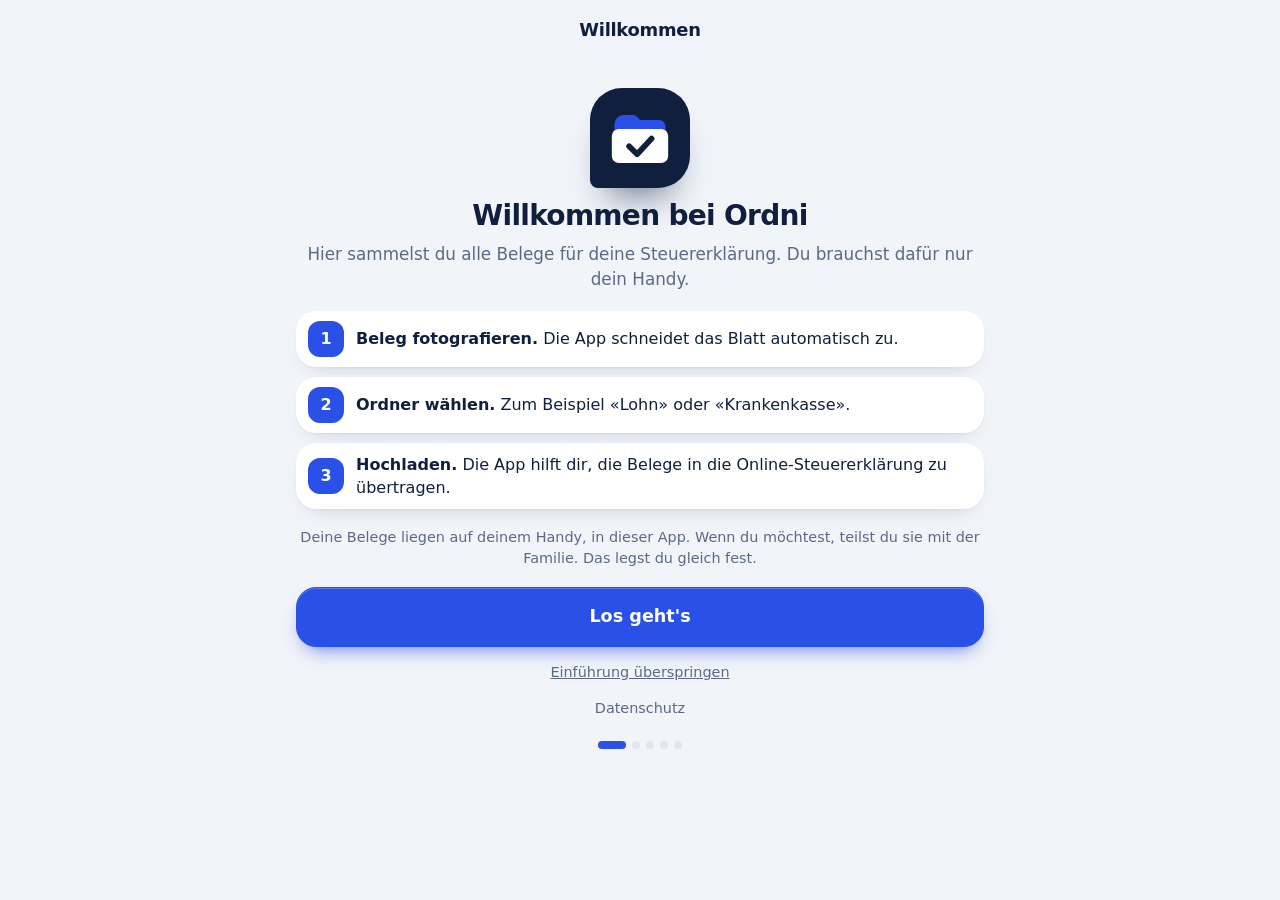
<file: index.html>
<!doctype html>
<html lang="de-CH">
<head>
  <meta charset="utf-8">
  <meta name="viewport" content="width=device-width, initial-scale=1, viewport-fit=cover">
  <title>Ordni – Steuerordner für die Familie</title>
  <meta name="description" content="Ordni: der Steuerordner für die Familie. Belege scannen, ordnen und für die Online-Steuererklärung bereithalten.">
  <meta name="theme-color" content="#0f1f3d">
  <meta name="apple-mobile-web-app-capable" content="yes">
  <meta name="apple-mobile-web-app-status-bar-style" content="default">
  <meta name="apple-mobile-web-app-title" content="Ordni">
  <link rel="manifest" href="./manifest.webmanifest">
  <link rel="icon" href="./icons/favicon.svg" type="image/svg+xml">
  <link rel="apple-touch-icon" sizes="180x180" href="./icons/apple-touch-icon.png">
  <link rel="stylesheet" href="./styles.css?v=1.9.0">
  <link rel="stylesheet" href="./ui.css?v=1.9.0">
  <link rel="stylesheet" href="./theme.css?v=2.8.1">
</head>
<body>
  <header class="topbar">
    <button id="backBtn" class="iconbtn" aria-label="Zurück">‹</button>
    <h1 id="title">Ordni</h1>
    <div id="headerRight"></div>
  </header>
  <main id="view" aria-live="polite"></main>

  <input type="file" id="camInput" accept="image/*" capture="environment" hidden>
  <input type="file" id="galInput" accept="image/*,application/pdf,.pdf" multiple hidden>
  <input type="file" id="zipInput" multiple hidden>

  <div id="toast" role="status"></div>
  <div id="busy"><div class="spinner"></div><span>Bitte warten …</span></div>
  <dialog id="dlg"></dialog>

  <script type="module" src="./app.js?v=1.17.3"></script>
  <script type="module" src="./install.js?v=1.9.0"></script>
  <script src="./icons.js?v=2.0.0" defer></script>
</body>
</html>
</file>
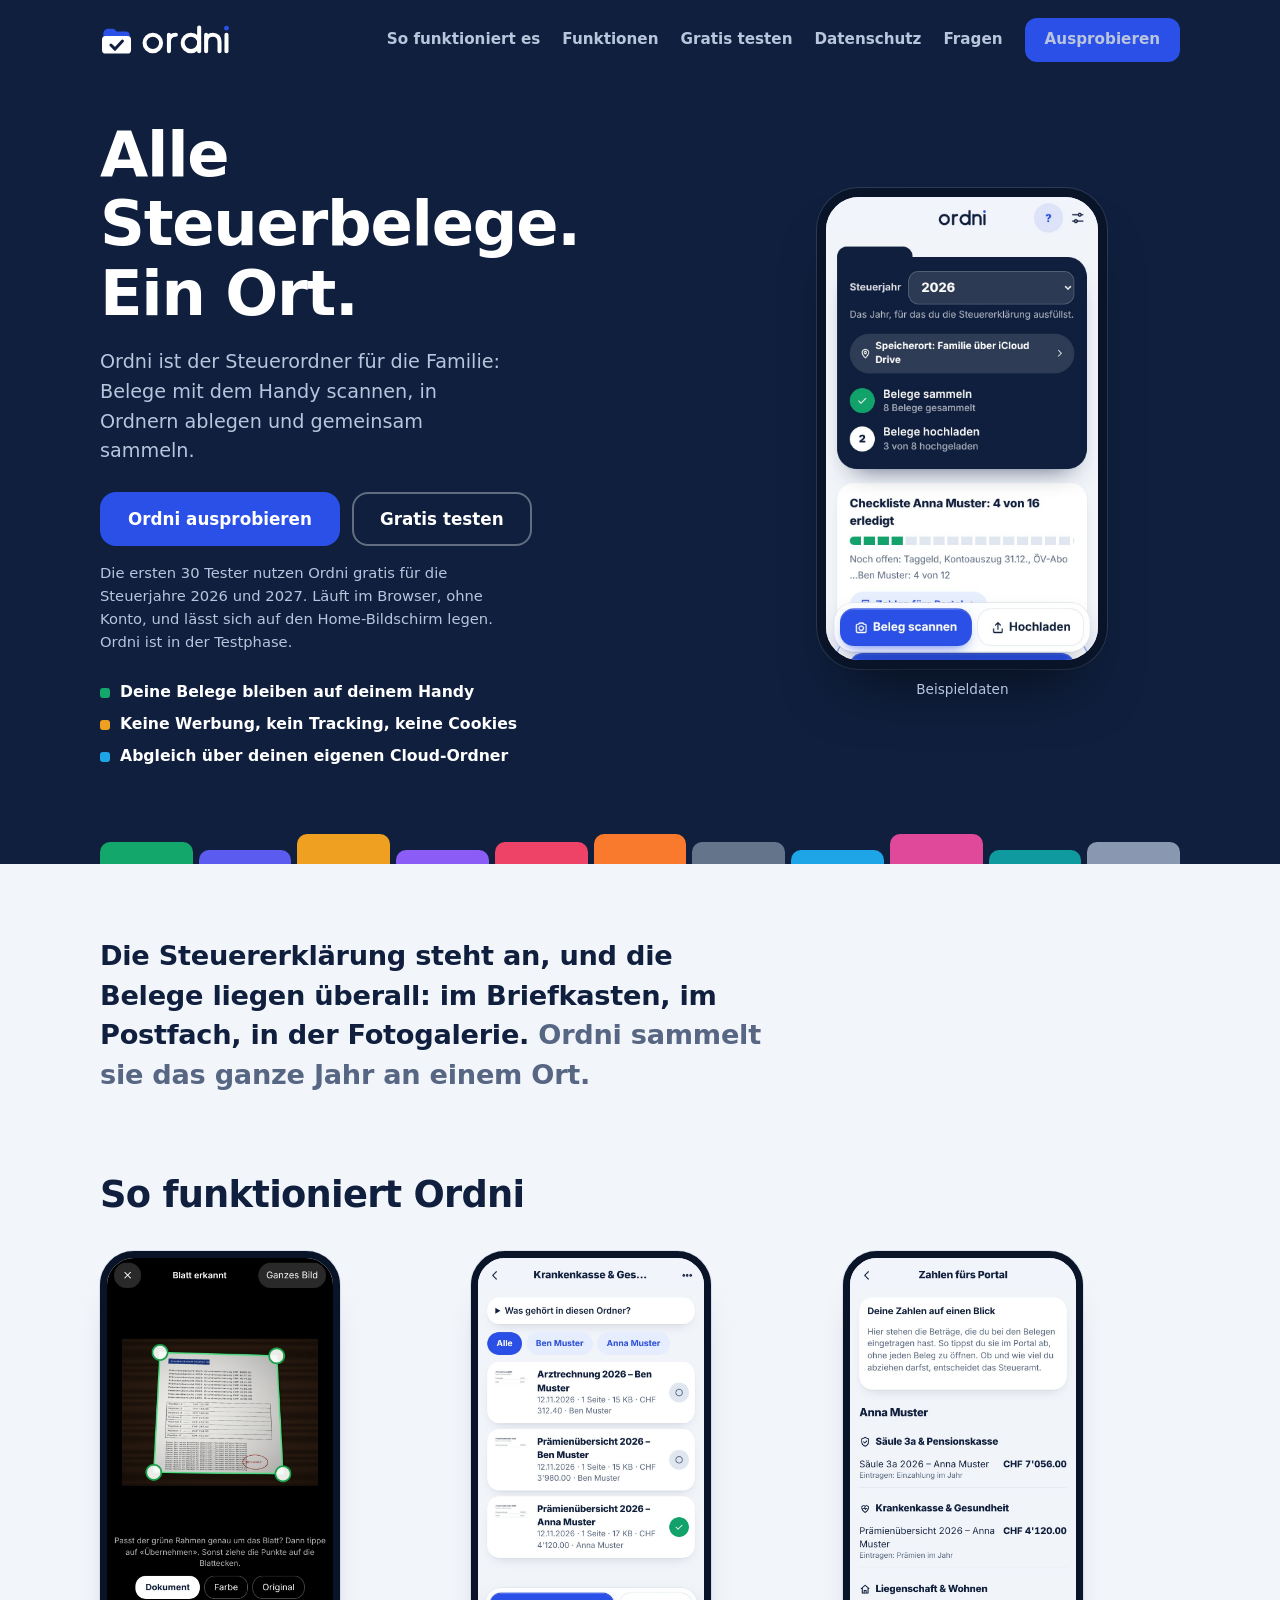
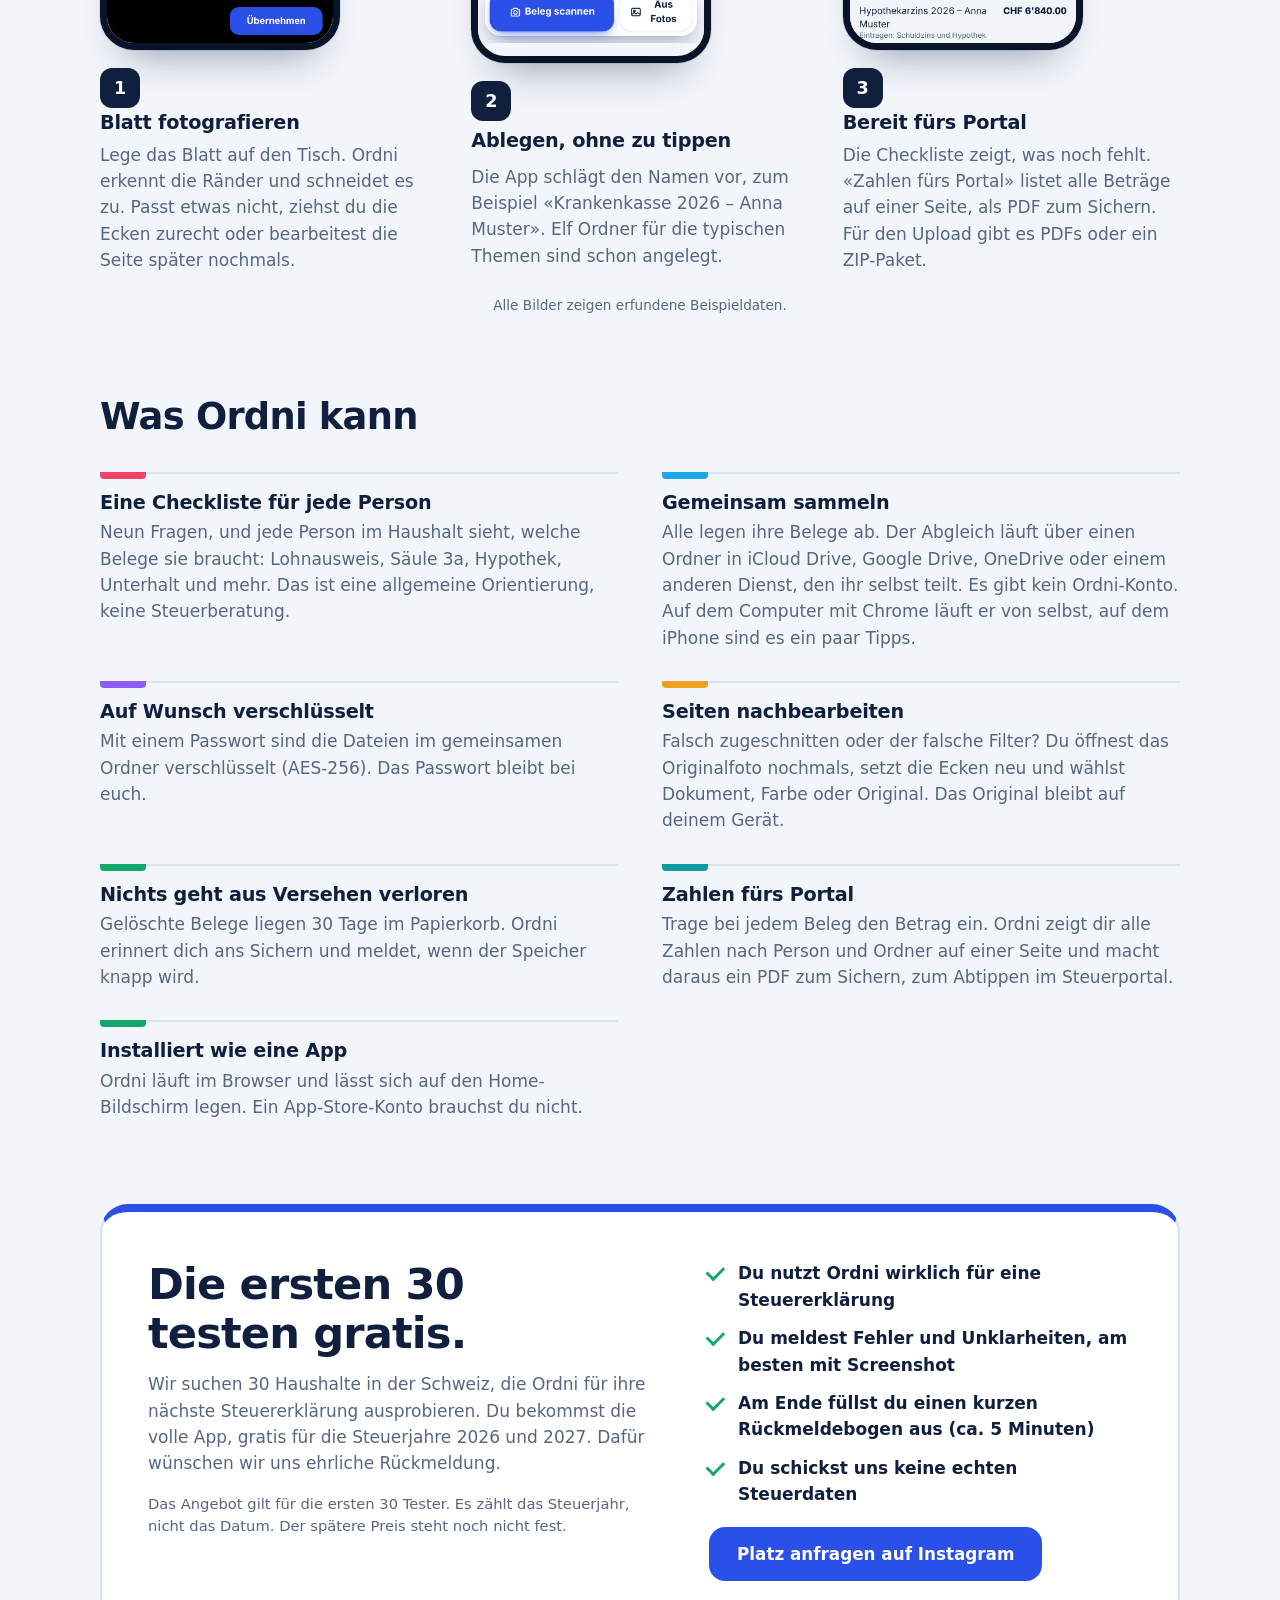
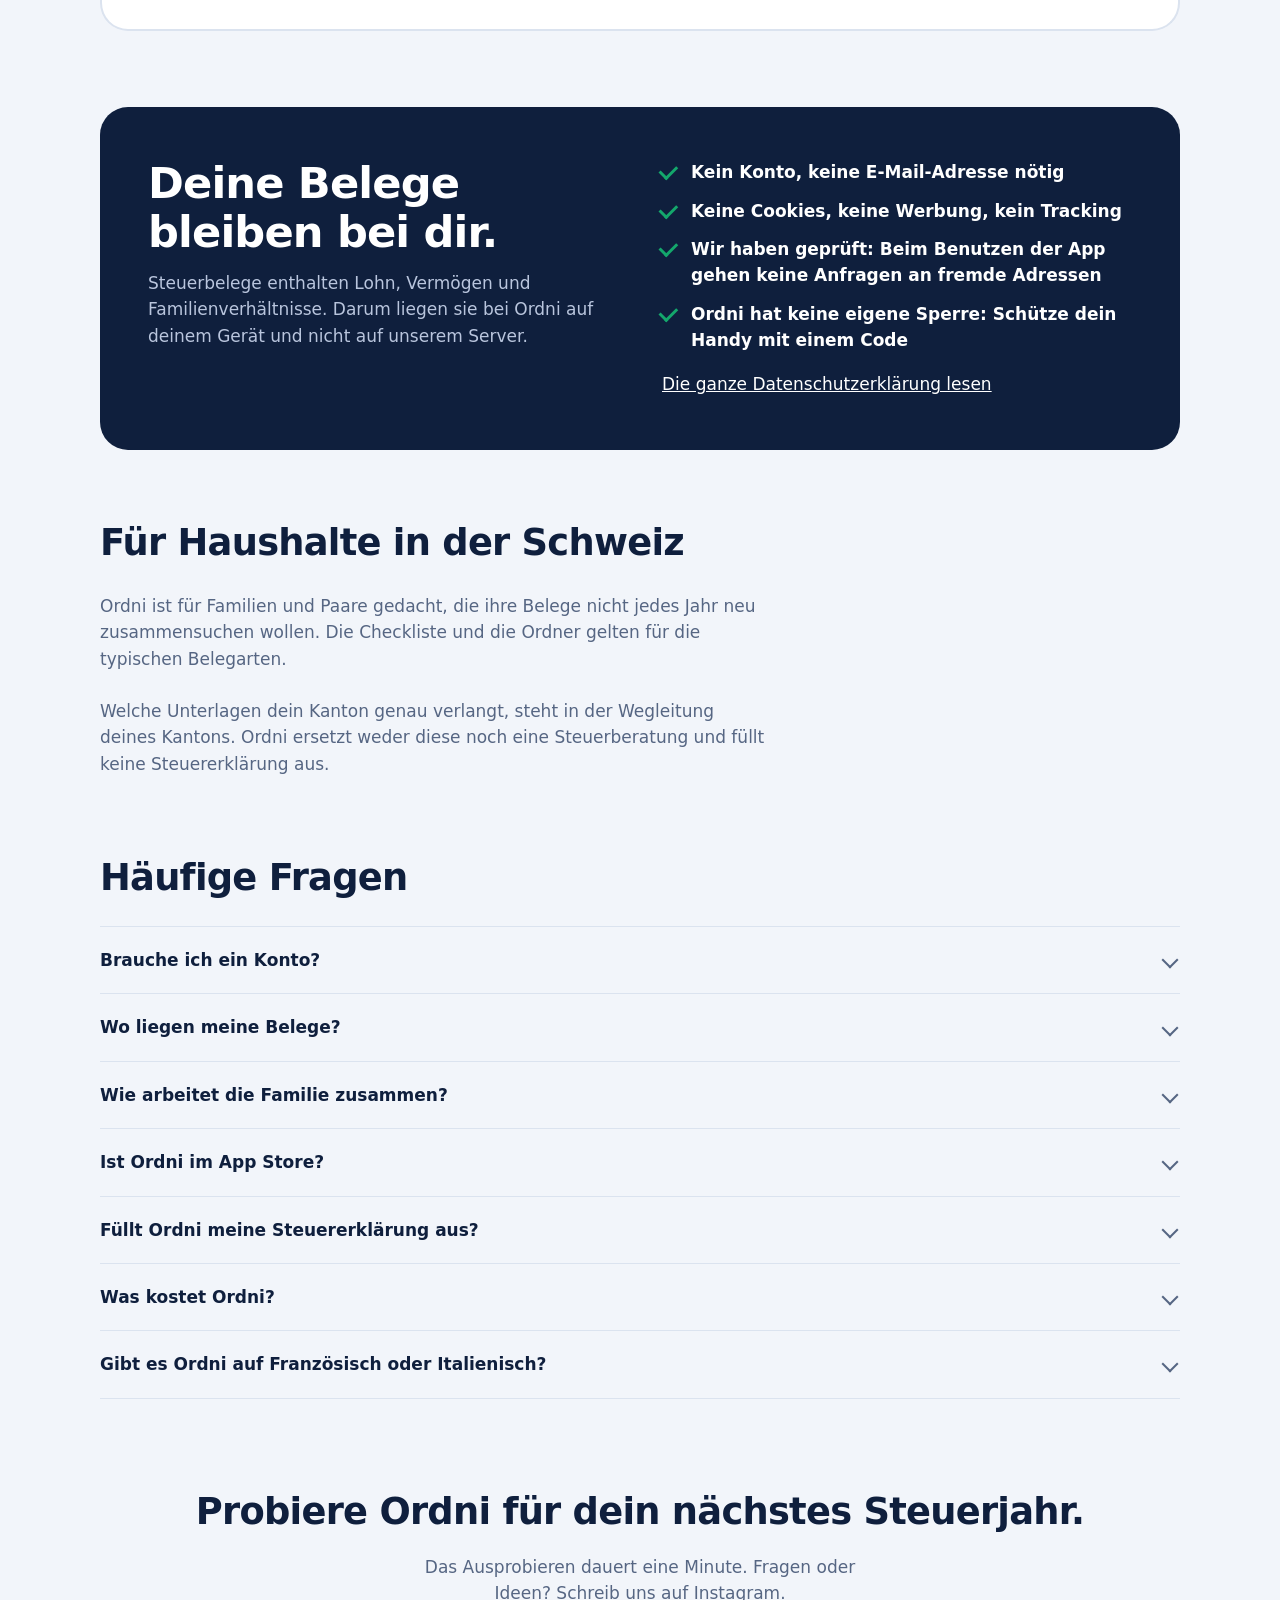
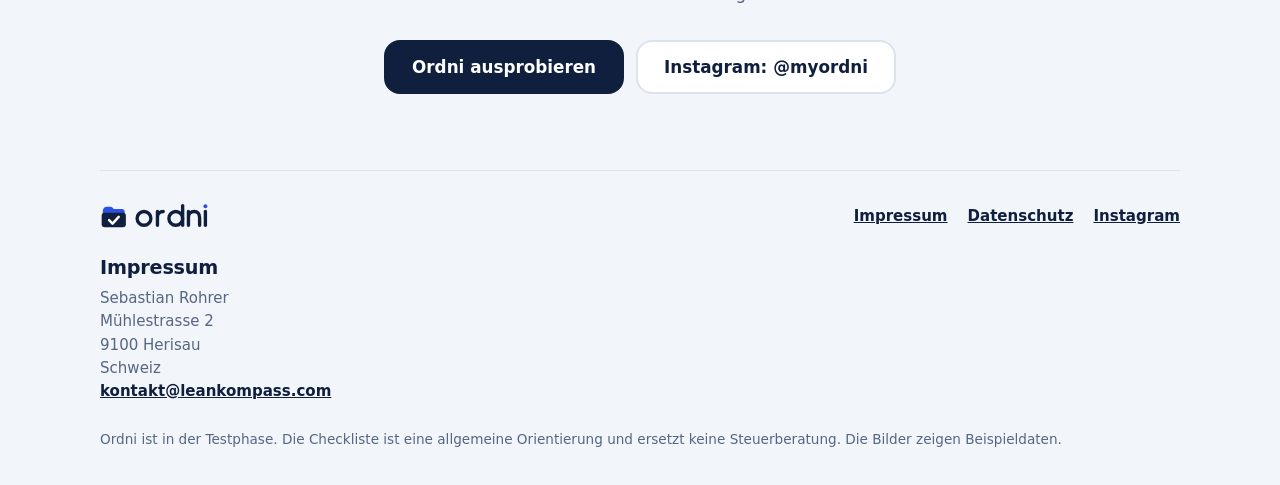
<file: landing/index.html>
<!doctype html><html lang="de-CH"><head><meta charset="utf-8"><meta name="viewport" content="width=device-width, initial-scale=1, viewport-fit=cover"><link rel="icon" href="assets/favicon.svg" type="image/svg+xml"><meta name="theme-color" content="#0f1f3d"><meta property="og:title" content="Ordni: der Steuerordner für die Familie"><meta property="og:description" content="Belege scannen, ordnen und mit der Familie teilen. Deine Daten bleiben auf deinem Handy."><meta property="og:type" content="website"><title>Ordni: der Steuerordner für die Familie</title>
<meta name="claude:viewport-fit-sides" content="cover">
<meta name="description" content="Ordni ist der Steuerordner für die Familie. Belege mit dem Handy scannen, in Ordnern ablegen und mit der Familie teilen. Deine Daten bleiben auf deinem Handy.">
<style>
  /* Layout: dunkler Kopf wie der Ordnerdeckel der App, darunter die helle Seite mit Ordnerreitern in den elf Ordnerfarben der App.
     Ein Look für beide Themen (bewusst nur hell), alle Farben sind explizit gesetzt. */
  :root {
    color-scheme: light;
    --ink: #0f1f3d; --blue: #2b50e8; --blue-dk: #1f3fc4; --paper: #f2f5fa; --white: #ffffff;
    --muted: #566683; --line: #dbe3ef; --on-ink: #b9c5dd;
    --font: ui-rounded, "SF Pro Rounded", system-ui, -apple-system, "Segoe UI", Roboto, "Helvetica Neue", sans-serif;
    --r1: #14a76c; --r2: #5b5bf0; --r3: #f0a020; --r4: #8b5cf6; --r5: #ee4266; --r6: #f97a2c; --r7: #64748b; --r8: #1ea5e8; --r9: #e0489a; --r10: #0f9aa0; --r11: #8a97b0;
  }
  * { box-sizing: border-box; }
  html { scroll-behavior: smooth; }
  body { margin: 0; background: var(--paper); color: var(--ink); font-family: var(--font); font-size: 17px; line-height: 1.55;
    padding-left: max(16px, env(safe-area-inset-left, 0px)); padding-right: max(16px, env(safe-area-inset-right, 0px)); padding-block: 0; }
  img { max-width: 100%; display: block; }
  a { color: var(--blue); }
  h1, h2, h3 { margin: 0; text-wrap: balance; letter-spacing: -.02em; line-height: 1.12; }
  h1 { font-size: clamp(2.3rem, 7vw, 3.9rem); font-weight: 800; }
  h2 { font-size: clamp(1.6rem, 4.4vw, 2.3rem); font-weight: 800; }
  h3 { font-size: 1.2rem; font-weight: 800; letter-spacing: -.01em; }
  p { margin: 0 0 12px; } p:last-child { margin-bottom: 0; }
  .wrap { max-width: 1080px; margin: 0 auto; }
  :focus-visible { outline: 3px solid color-mix(in oklab, var(--blue) 60%, #fff); outline-offset: 3px; border-radius: 6px; }
  .skip { position: absolute; left: -999px; top: 8px; background: var(--white); color: var(--ink); padding: 10px 14px; border-radius: 10px; z-index: 20; }
  .skip:focus { left: 16px; }

  /* Kopf */
  .top { background: var(--ink); color: #fff; margin: 0 calc(-1 * max(16px, env(safe-area-inset-right, 0px))) 0 calc(-1 * max(16px, env(safe-area-inset-left, 0px)));
    padding: 0 max(16px, env(safe-area-inset-right, 0px)) 0 max(16px, env(safe-area-inset-left, 0px)); position: relative; padding-top: env(safe-area-inset-top, 0px); }
  nav.bar { display: flex; align-items: center; justify-content: space-between; gap: 16px; padding: 18px 0; }
  .brand { display: block; width: 132px; flex: none; }
  .brand svg { width: 100%; height: auto; display: block; }
  nav.bar .links { display: none; gap: 22px; align-items: center; }
  nav.bar .links a { color: var(--on-ink); text-decoration: none; font-weight: 600; font-size: .95rem; }
  nav.bar .links a:hover { color: #fff; }
  nav.bar .mob { display: inline-flex; }
  @media (min-width: 760px) { nav.bar .links { display: flex; } nav.bar .mob { display: none; } }
  .btn { display: inline-flex; align-items: center; justify-content: center; min-height: 52px; padding: 12px 26px; border-radius: 16px; font: inherit; font-weight: 800; font-size: 1.05rem; text-decoration: none; background: var(--blue); color: #fff; border: 2px solid var(--blue); }
  .btn:hover { background: var(--blue-dk); border-color: var(--blue-dk); }
  .btn.ghost { background: transparent; color: #fff; border-color: rgba(255, 255, 255, .35); }
  .btn.ghost:hover { background: rgba(255, 255, 255, .08); border-color: #fff; }
  .btn.small { min-height: 42px; padding: 8px 18px; font-size: .95rem; border-radius: 12px; }
  .btn.on-light.ghost { color: var(--ink); border-color: var(--line); background: var(--white); }

  .hero { display: grid; gap: 36px; padding: 28px 0 78px; align-items: center; }
  @media (min-width: 860px) { .hero { grid-template-columns: 1.15fr .85fr; gap: 56px; padding: 40px 0 96px; } }
  .hero p.sub { font-size: 1.2rem; color: var(--on-ink); max-width: 34ch; margin: 18px 0 26px; }
  .hero .cta { display: flex; gap: 12px; flex-wrap: wrap; }
  .hero .note { color: var(--on-ink); font-size: .92rem; margin: 16px 0 0; max-width: 44ch; }
  .facts { list-style: none; padding: 0; margin: 26px 0 0; display: grid; gap: 8px; color: #fff; font-weight: 700; font-size: .98rem; }
  .facts li { display: flex; gap: 10px; align-items: baseline; }
  .facts li::before { content: ""; width: 10px; height: 10px; border-radius: 3px; background: var(--r1); flex: none; transform: translateY(1px); }
  .facts li:nth-child(2)::before { background: var(--r3); } .facts li:nth-child(3)::before { background: var(--r8); }

  .phone { width: min(290px, 74vw); margin: 0 auto; border: 9px solid #0a1429; border-radius: 42px; overflow: hidden; background: var(--paper); box-shadow: 0 40px 60px -30px rgba(0, 0, 0, .55), 0 0 0 1px rgba(255, 255, 255, .12); }
  .phone.sm { width: min(240px, 66vw); border-width: 7px; border-radius: 34px; box-shadow: 0 28px 40px -26px rgba(15, 31, 61, .45), 0 0 0 1px var(--line); border-color: #0a1429; }
  .phone img { width: 100%; height: auto; }
  .cap { text-align: center; color: var(--muted); font-size: .85rem; margin-top: 10px; }

  /* Ordnerreiter: die elf Farben der App sitzen auf der Kante zur hellen Seite */
  .tabs { position: absolute; left: max(16px, env(safe-area-inset-left, 0px)); right: max(16px, env(safe-area-inset-right, 0px)); bottom: 0; max-width: 1080px; margin: 0 auto; display: flex; gap: 6px; align-items: flex-end; }
  .tabs i { flex: 1; border-radius: 10px 10px 0 0; display: block; }
  .tabs i:nth-child(odd) { height: 22px; } .tabs i:nth-child(even) { height: 14px; } .tabs i:nth-child(3n) { height: 30px; }

  section.s { padding: 72px 0 8px; }
  section.s > .wrap > .lead { color: var(--muted); font-size: 1.15rem; max-width: 56ch; margin-top: 14px; }
  .problem { padding-top: 70px; }
  .problem p { font-size: 1.3rem; line-height: 1.45; max-width: 30ch; font-weight: 700; letter-spacing: -.01em; }
  .problem p span { color: var(--muted); font-weight: 600; }
  @media (min-width: 760px) { .problem p { font-size: 1.7rem; max-width: 36ch; } }

  .steps { display: grid; gap: 44px; margin-top: 36px; counter-reset: st; }
  @media (min-width: 860px) { .steps { grid-template-columns: repeat(3, 1fr); gap: 34px; } }
  .step { display: grid; gap: 18px; justify-items: center; text-align: center; }
  .step .phone { order: 2; } .step .txt { order: 1; }
  @media (min-width: 860px) { .step { text-align: left; justify-items: start; } .step .phone { margin: 0; order: 0; } .step .txt { order: 1; } }
  .step .n { width: 40px; height: 40px; border-radius: 12px; background: var(--ink); color: #fff; display: grid; place-items: center; font-weight: 800; font-size: 1.1rem; }
  .step h3 { margin: 4px 0 8px; }
  .step p { color: var(--muted); max-width: 32ch; }
  .step .txt { display: grid; gap: 0; justify-items: inherit; }
  @media (max-width: 859px) { .step .txt { justify-items: center; } }

  .feat { display: grid; gap: 30px 44px; margin-top: 34px; }
  @media (min-width: 760px) { .feat { grid-template-columns: 1fr 1fr; } }
  .feat article { position: relative; padding-top: 18px; border-top: 2px solid var(--line); }
  .feat article::before { content: ""; position: absolute; left: 0; top: -2px; width: 46px; height: 7px; border-radius: 0 0 4px 4px; background: var(--c, var(--r1)); }
  .feat h3 { margin-bottom: 6px; } .feat p { color: var(--muted); }
  .feat article:nth-child(1) { --c: var(--r5); } .feat article:nth-child(2) { --c: var(--r8); } .feat article:nth-child(3) { --c: var(--r4); }
  .feat article:nth-child(4) { --c: var(--r3); } .feat article:nth-child(5) { --c: var(--r1); } .feat article:nth-child(6) { --c: var(--r10); }


  .trial { background: var(--white); border: 2px solid var(--line); border-top: 8px solid var(--blue); border-radius: 28px; padding: 34px 24px; display: grid; gap: 26px; margin-top: 76px; }
  @media (min-width: 760px) { .trial { grid-template-columns: 1.1fr .9fr; padding: 48px 46px; gap: 44px; align-items: start; } }
  .trial h2 { font-size: clamp(1.9rem, 5vw, 2.7rem); }
  .trial p { color: var(--muted); } .trial .fine { font-size: .92rem; margin-top: 16px; }
  .trial ul { list-style: none; margin: 0; padding: 0; display: grid; gap: 12px; }
  .trial li { display: flex; gap: 12px; align-items: baseline; font-weight: 600; }
  .trial li::before { content: ""; width: 14px; height: 8px; border-left: 3px solid var(--r1); border-bottom: 3px solid var(--r1); transform: rotate(-45deg) translateY(-3px); flex: none; }

  .privacy { background: var(--ink); color: #fff; border-radius: 28px; padding: 38px 24px; display: grid; gap: 26px; margin-top: 76px; }
  @media (min-width: 760px) { .privacy { grid-template-columns: 1fr 1fr; padding: 52px 48px; gap: 44px; align-items: start; } }
  .privacy h2 { font-size: clamp(1.9rem, 5vw, 2.7rem); }
  .privacy p { color: var(--on-ink); }
  .privacy ul { list-style: none; margin: 0; padding: 0; display: grid; gap: 12px; }
  .privacy li { display: flex; gap: 12px; align-items: baseline; color: #fff; font-weight: 600; }
  .privacy li::before { content: ""; width: 14px; height: 8px; border-left: 3px solid var(--r1); border-bottom: 3px solid var(--r1); transform: rotate(-45deg) translateY(-3px); flex: none; }
  .privacy a { color: #fff; }

  .who { display: grid; gap: 14px; margin-top: 30px; }
  .who p { color: var(--muted); max-width: 62ch; }

  details { border-top: 1px solid var(--line); padding: 4px 0; }
  details:last-of-type { border-bottom: 1px solid var(--line); }
  summary { cursor: pointer; font-weight: 800; padding: 16px 0; list-style: none; display: flex; justify-content: space-between; gap: 16px; min-height: 56px; align-items: center; }
  summary::-webkit-details-marker { display: none; }
  summary::after { content: ""; width: 10px; height: 10px; border-right: 2.5px solid var(--muted); border-bottom: 2.5px solid var(--muted); transform: rotate(45deg); flex: none; margin-right: 4px; transition: transform .15s; }
  details[open] summary::after { transform: rotate(-135deg); }
  details p { color: var(--muted); padding: 0 0 18px; max-width: 64ch; }
  .faq { margin-top: 28px; }

  .final { text-align: center; padding: 84px 0 76px; display: grid; gap: 22px; justify-items: center; }
  .final p { color: var(--muted); max-width: 44ch; }
  .final .row { display: flex; gap: 12px; flex-wrap: wrap; justify-content: center; }
  .final .btn { background: var(--ink); border-color: var(--ink); }
  .final .btn:hover { background: #1a2f5e; border-color: #1a2f5e; }

  footer { border-top: 1px solid var(--line); padding: 30px 0 calc(34px + env(safe-area-inset-bottom, 0px)); display: grid; gap: 26px; color: var(--muted); font-size: .94rem; }
  footer .row { display: flex; gap: 22px; flex-wrap: wrap; align-items: center; justify-content: space-between; }
  footer .brand { width: 110px; }
  footer nav { display: flex; gap: 20px; flex-wrap: wrap; }
  footer a { color: var(--ink); font-weight: 600; }
  #impressum h3 { margin-bottom: 8px; color: var(--ink); }
  .stand { font-size: .85rem; }
  @media (prefers-reduced-motion: reduce) { html { scroll-behavior: auto; } summary::after { transition: none; } }
</style></head><body>

<a class="skip" href="#inhalt">Zum Inhalt</a>

<header class="top">
  <div class="wrap">
    <nav class="bar" aria-label="Hauptmenü">
      <a class="brand" href="#" aria-label="Ordni, Startseite"><svg xmlns="http://www.w3.org/2000/svg" viewBox="0 0 360 98" role="img" aria-label="Ordni"><g transform="translate(0 6) scale(.9)"><path d="M10 31C10 21 16 14 25 14H38C41 14 43.5 15 45.5 17L50 22H79C85.6 22 90 26.4 90 33V74H10Z" fill="#2B50E8"/><rect x="6" y="36" width="88" height="53" rx="11" fill="#FFFFFF"/><path d="M33 63L45.5 75.5L68 51" fill="none" stroke="#0F1F3D" stroke-width="9" stroke-linecap="round" stroke-linejoin="round"/></g><g transform="translate(110 7)"><g fill="none" stroke="#FFFFFF" stroke-width="11" stroke-linecap="round" stroke-linejoin="round"><circle cx="34" cy="50" r="22.5"/><path d="M78 72.5V27.5M78 46C78 34.5 86.5 27.5 97 27.5"/><circle cx="138" cy="50" r="22.5"/><path d="M160.5 8V72.5"/><path d="M179.5 72.5V27.5M179.5 46C179.5 34.5 188 27.5 198 27.5C209.5 27.5 216 35.5 216 47V72.5"/><path d="M235 27.5V72.5"/></g><circle cx="235" cy="10" r="6.5" fill="#2B50E8"/></g></svg></a>
      <div class="links">
        <a href="#so-gehts">So funktioniert es</a>
        <a href="#funktionen">Funktionen</a>
        <a href="#testen">Gratis testen</a>
        <a href="#datenschutz">Datenschutz</a>
        <a href="#fragen">Fragen</a>
        <a class="btn small" href="https://steuerordner.vercel.app/">Ausprobieren</a>
      </div>
      <a class="btn small mob" href="https://steuerordner.vercel.app/">Ausprobieren</a>
    </nav>
    <div class="hero">
      <div>
        <h1>Alle Steuerbelege. Ein Ort.</h1>
        <p class="sub">Ordni ist der Steuerordner für die Familie: Belege mit dem Handy scannen, in Ordnern ablegen und gemeinsam sammeln.</p>
        <div class="cta">
          <a class="btn" href="https://steuerordner.vercel.app/">Ordni ausprobieren</a>
          <a class="btn ghost" href="#testen">Gratis testen</a>
        </div>
        <p class="note">Die ersten 30 Tester nutzen Ordni gratis für die Steuerjahre 2026 und 2027. Läuft im Browser, ohne Konto, und lässt sich auf den Home-Bildschirm legen. Ordni ist in der Testphase.</p>
        <ul class="facts">
          <li>Deine Belege bleiben auf deinem Handy</li>
          <li>Keine Werbung, kein Tracking, keine Cookies</li>
          <li>Abgleich über deinen eigenen Cloud-Ordner</li>
        </ul>
      </div>
      <div>
        <figure class="phone" style="margin:0 auto"><img src="assets/home.jpg" width="390" height="664" alt="Startseite von Ordni: Steuerjahr 2026, acht gesammelte Belege, Checkliste mit Fortschrittsbalken"></figure>
        <p class="cap" style="color:var(--on-ink)">Beispieldaten</p>
      </div>
    </div>
  </div>
  <div class="tabs" aria-hidden="true"><i style="background:var(--r1)"></i><i style="background:var(--r2)"></i><i style="background:var(--r3)"></i><i style="background:var(--r4)"></i><i style="background:var(--r5)"></i><i style="background:var(--r6)"></i><i style="background:var(--r7)"></i><i style="background:var(--r8)"></i><i style="background:var(--r9)"></i><i style="background:var(--r10)"></i><i style="background:var(--r11)"></i></div>
</header>

<main id="inhalt">
  <section class="s problem" aria-labelledby="h-problem">
    <div class="wrap">
      <h2 id="h-problem" style="position:absolute;left:-999px">Das kennst du</h2>
      <p>Die Steuererklärung steht an, und die Belege liegen überall: im Briefkasten, im Postfach, in der Fotogalerie. <span>Ordni sammelt sie das ganze Jahr an einem Ort.</span></p>
    </div>
  </section>

  <section class="s" id="so-gehts" aria-labelledby="h-steps">
    <div class="wrap">
      <h2 id="h-steps">So funktioniert Ordni</h2>
      <div class="steps">
        <div class="step">
          <figure class="phone sm" style="margin:0"><img src="assets/pruefbild.jpg" width="390" height="664" alt="Scan-Ansicht: Das Blatt ist erkannt und mit einem grünen Rahmen markiert" loading="lazy"></figure>
          <div class="txt"><span class="n" aria-hidden="true">1</span>
            <h3>Blatt fotografieren</h3>
            <p>Lege das Blatt auf den Tisch. Ordni erkennt die Ränder und schneidet es zu. Passt etwas nicht, ziehst du die Ecken zurecht oder bearbeitest die Seite später nochmals.</p></div>
        </div>
        <div class="step">
          <figure class="phone sm" style="margin:0"><img src="assets/ordner.jpg" width="390" height="664" alt="Ordner Krankenkasse mit zwei Belegen, benannt nach Beleg, Jahr und Person" loading="lazy"></figure>
          <div class="txt"><span class="n" aria-hidden="true">2</span>
            <h3>Ablegen, ohne zu tippen</h3>
            <p>Die App schlägt den Namen vor, zum Beispiel «Krankenkasse 2026 – Anna Muster». Elf Ordner für die typischen Themen sind schon angelegt.</p></div>
        </div>
        <div class="step">
          <figure class="phone sm" style="margin:0"><img src="assets/zahlen.jpg" width="390" height="664" alt="Seite Zahlen fürs Portal mit den erfassten Beträgen nach Person und Ordner" loading="lazy"></figure>
          <div class="txt"><span class="n" aria-hidden="true">3</span>
            <h3>Bereit fürs Portal</h3>
            <p>Die Checkliste zeigt, was noch fehlt. «Zahlen fürs Portal» listet alle Beträge auf einer Seite, als PDF zum Sichern. Für den Upload gibt es PDFs oder ein ZIP-Paket.</p></div>
        </div>
      </div>
      <p class="cap" style="margin-top:22px">Alle Bilder zeigen erfundene Beispieldaten.</p>
    </div>
  </section>

  <section class="s" id="funktionen" aria-labelledby="h-feat">
    <div class="wrap">
      <h2 id="h-feat">Was Ordni kann</h2>
      <div class="feat">
        <article><h3>Eine Checkliste für jede Person</h3><p>Neun Fragen, und jede Person im Haushalt sieht, welche Belege sie braucht: Lohnausweis, Säule 3a, Hypothek, Unterhalt und mehr. Das ist eine allgemeine Orientierung, keine Steuerberatung.</p></article>
        <article><h3>Gemeinsam sammeln</h3><p>Alle legen ihre Belege ab. Der Abgleich läuft über einen Ordner in iCloud Drive, Google Drive, OneDrive oder einem anderen Dienst, den ihr selbst teilt. Es gibt kein Ordni-Konto. Auf dem Computer mit Chrome läuft er von selbst, auf dem iPhone sind es ein paar Tipps.</p></article>
        <article><h3>Auf Wunsch verschlüsselt</h3><p>Mit einem Passwort sind die Dateien im gemeinsamen Ordner verschlüsselt (AES-256). Das Passwort bleibt bei euch.</p></article>
        <article><h3>Seiten nachbearbeiten</h3><p>Falsch zugeschnitten oder der falsche Filter? Du öffnest das Originalfoto nochmals, setzt die Ecken neu und wählst Dokument, Farbe oder Original. Das Original bleibt auf deinem Gerät.</p></article>
        <article><h3>Nichts geht aus Versehen verloren</h3><p>Gelöschte Belege liegen 30 Tage im Papierkorb. Ordni erinnert dich ans Sichern und meldet, wenn der Speicher knapp wird.</p></article>
        <article><h3>Zahlen fürs Portal</h3><p>Trage bei jedem Beleg den Betrag ein. Ordni zeigt dir alle Zahlen nach Person und Ordner auf einer Seite und macht daraus ein PDF zum Sichern, zum Abtippen im Steuerportal.</p></article>
        <article><h3>Installiert wie eine App</h3><p>Ordni läuft im Browser und lässt sich auf den Home-Bildschirm legen. Ein App-Store-Konto brauchst du nicht.</p></article>
      </div>
    </div>
  </section>

  <section class="wrap" id="testen" aria-labelledby="h-test">
    <div class="trial">
      <div>
        <h2 id="h-test">Die ersten 30 testen gratis.</h2>
        <p style="margin-top:14px">Wir suchen 30 Haushalte in der Schweiz, die Ordni für ihre nächste Steuererklärung ausprobieren. Du bekommst die volle App, gratis für die Steuerjahre 2026 und 2027. Dafür wünschen wir uns ehrliche Rückmeldung.</p>
        <p class="fine">Das Angebot gilt für die ersten 30 Tester. Es zählt das Steuerjahr, nicht das Datum. Der spätere Preis steht noch nicht fest.</p>
      </div>
      <div>
        <ul>
          <li>Du nutzt Ordni wirklich für eine Steuererklärung</li>
          <li>Du meldest Fehler und Unklarheiten, am besten mit Screenshot</li>
          <li>Am Ende füllst du einen kurzen Rückmeldebogen aus (ca. 5 Minuten)</li>
          <li>Du schickst uns keine echten Steuerdaten</li>
        </ul>
        <p style="margin-top:20px"><a class="btn" href="https://www.instagram.com/myordni/">Platz anfragen auf Instagram</a></p>
      </div>
    </div>
  </section>

  <section class="wrap" id="datenschutz" aria-labelledby="h-priv">
    <div class="privacy">
      <div>
        <h2 id="h-priv">Deine Belege bleiben bei dir.</h2>
        <p style="margin-top:14px">Steuerbelege enthalten Lohn, Vermögen und Familienverhältnisse. Darum liegen sie bei Ordni auf deinem Gerät und nicht auf unserem Server.</p>
      </div>
      <div>
        <ul>
          <li>Kein Konto, keine E-Mail-Adresse nötig</li>
          <li>Keine Cookies, keine Werbung, kein Tracking</li>
          <li>Wir haben geprüft: Beim Benutzen der App gehen keine Anfragen an fremde Adressen</li>
          <li>Ordni hat keine eigene Sperre: Schütze dein Handy mit einem Code</li>
        </ul>
        <p style="margin-top:18px"><a href="https://steuerordner.vercel.app/#/privacy">Die ganze Datenschutzerklärung lesen</a></p>
      </div>
    </div>
  </section>

  <section class="s" aria-labelledby="h-who">
    <div class="wrap">
      <h2 id="h-who">Für Haushalte in der Schweiz</h2>
      <div class="who">
        <p>Ordni ist für Familien und Paare gedacht, die ihre Belege nicht jedes Jahr neu zusammensuchen wollen. Die Checkliste und die Ordner gelten für die typischen Belegarten.</p>
        <p>Welche Unterlagen dein Kanton genau verlangt, steht in der Wegleitung deines Kantons. Ordni ersetzt weder diese noch eine Steuerberatung und füllt keine Steuererklärung aus.</p>
      </div>
    </div>
  </section>

  <section class="s" id="fragen" aria-labelledby="h-faq">
    <div class="wrap">
      <h2 id="h-faq">Häufige Fragen</h2>
      <div class="faq">
        <details><summary>Brauche ich ein Konto?</summary><p>Nein. Du öffnest Ordni im Browser und legst los. Es gibt keine Anmeldung.</p></details>
        <details><summary>Wo liegen meine Belege?</summary><p>Auf deinem Gerät, im Speicher deines Browsers bzw. der installierten App. Sichere sie ab und zu: «Jetzt sichern» in Ordni schreibt eine Sicherungsdatei in deinen Cloud-Ordner. Ordni erinnert dich daran.</p></details>
        <details><summary>Wie arbeitet die Familie zusammen?</summary><p>Ihr teilt einen Ordner in iCloud Drive, Google Drive oder einem anderen Dienst. Jedes Handy schreibt seine eigene Datei dort hinein und liest die der anderen. Mit einem Passwort sind diese Dateien verschlüsselt. Auf dem Computer mit Chrome läuft der Abgleich von selbst, auf dem iPhone brauchst du ein paar Tipps, weil Apple Web-Apps das Schreiben in die Dateien-App nicht erlaubt.</p></details>
        <details><summary>Ist Ordni im App Store?</summary><p>Noch nicht. Du installierst Ordni direkt aus dem Browser: auf dem iPhone in Safari über «Zum Home-Bildschirm», auf Android in Chrome.</p></details>
        <details><summary>Füllt Ordni meine Steuererklärung aus?</summary><p>Nein. Ordni sammelt und ordnet deine Belege und zeigt dir die Zahlen. Eintragen und einreichen machst du selbst im Steuerportal deines Kantons.</p></details>
        <details><summary>Was kostet Ordni?</summary><p>Die ersten 30 Tester nutzen Ordni gratis für die Steuerjahre 2026 und 2027. Danach gilt ein Jahrespreis, den wir vor dem Start bekannt geben.</p></details>
        <details><summary>Gibt es Ordni auf Französisch oder Italienisch?</summary><p>Noch nicht. Ordni gibt es zurzeit auf Deutsch.</p></details>
      </div>
    </div>
  </section>

  <section class="final wrap" aria-labelledby="h-final">
    <h2 id="h-final">Probiere Ordni für dein nächstes Steuerjahr.</h2>
    <p>Das Ausprobieren dauert eine Minute. Fragen oder Ideen? Schreib uns auf Instagram.</p>
    <div class="row" style="justify-content:center">
      <a class="btn" href="https://steuerordner.vercel.app/">Ordni ausprobieren</a>
      <a class="btn ghost on-light" href="https://www.instagram.com/myordni/">Instagram: @myordni</a>
    </div>
  </section>
</main>

<footer class="wrap">
  <div class="row">
    <a class="brand" href="#" aria-label="Ordni, Seitenanfang"><svg xmlns="http://www.w3.org/2000/svg" viewBox="0 0 360 98" role="img" aria-label="Ordni"><g transform="translate(0 6) scale(.9)"><path d="M10 31C10 21 16 14 25 14H38C41 14 43.5 15 45.5 17L50 22H79C85.6 22 90 26.4 90 33V74H10Z" fill="#2B50E8"/><rect x="6" y="36" width="88" height="53" rx="11" fill="#0F1F3D"/><path d="M33 63L45.5 75.5L68 51" fill="none" stroke="#FFFFFF" stroke-width="9" stroke-linecap="round" stroke-linejoin="round"/></g><g transform="translate(110 7)"><g fill="none" stroke="#0F1F3D" stroke-width="11" stroke-linecap="round" stroke-linejoin="round"><circle cx="34" cy="50" r="22.5"/><path d="M78 72.5V27.5M78 46C78 34.5 86.5 27.5 97 27.5"/><circle cx="138" cy="50" r="22.5"/><path d="M160.5 8V72.5"/><path d="M179.5 72.5V27.5M179.5 46C179.5 34.5 188 27.5 198 27.5C209.5 27.5 216 35.5 216 47V72.5"/><path d="M235 27.5V72.5"/></g><circle cx="235" cy="10" r="6.5" fill="#2B50E8"/></g></svg></a>
    <nav aria-label="Rechtliches"><a href="#impressum">Impressum</a><a href="https://steuerordner.vercel.app/#/privacy">Datenschutz</a><a href="https://www.instagram.com/myordni/">Instagram</a></nav>
  </div>
  <div id="impressum">
    <h3>Impressum</h3>
    <p>Sebastian Rohrer<br>Mühlestrasse 2<br>9100 Herisau<br>Schweiz<br><a href="mailto:kontakt@leankompass.com">kontakt@leankompass.com</a></p>
  </div>
  <p class="stand">Ordni ist in der Testphase. Die Checkliste ist eine allgemeine Orientierung und ersetzt keine Steuerberatung. Die Bilder zeigen Beispieldaten.</p>
</footer>
</body></html>
</file>
<file: styles.css>
:root {
  --bg: #f4f6fa; --card: #ffffff; --text: #16213a; --muted: #5b6577; --line: #dde3ec;
  --primary: #1d4ed8; --primary-text: #ffffff; --danger: #c62828; --ok: #1b8a4c;
  --radius: 14px; --shadow: 0 1px 3px rgba(20, 30, 60, .08);
}
@media (prefers-color-scheme: dark) {
  :root { --bg: #0f1420; --card: #1a2131; --text: #e8ecf4; --muted: #9aa5b8; --line: #2b3447; --primary: #4f7cff; --shadow: none; }
}
* { box-sizing: border-box; }
html, body { margin: 0; background: var(--bg); color: var(--text); font: 16px/1.45 system-ui, -apple-system, "Segoe UI", Roboto, sans-serif; -webkit-text-size-adjust: 100%; }
a { color: inherit; text-decoration: none; }
button { font: inherit; color: inherit; }
h1, h2, h3 { margin: 0; }
h3 { font-size: 1rem; margin: 22px 0 8px; color: var(--muted); text-transform: uppercase; letter-spacing: .04em; }

.topbar { position: sticky; top: 0; z-index: 10; display: grid; grid-template-columns: 44px 1fr 44px; align-items: center; height: 56px; padding: 0 8px; padding-top: env(safe-area-inset-top); background: var(--card); border-bottom: 1px solid var(--line); }
.topbar h1 { font-size: 1.1rem; text-align: center; white-space: nowrap; overflow: hidden; text-overflow: ellipsis; }
#headerRight { display: flex; justify-content: flex-end; }

#view { max-width: 760px; margin: 0 auto; padding: 16px 16px calc(96px + env(safe-area-inset-bottom)); }

.iconbtn { width: 40px; height: 40px; border: 0; border-radius: 10px; background: transparent; font-size: 1.4rem; line-height: 1; display: inline-flex; align-items: center; justify-content: center; cursor: pointer; }
.iconbtn:hover { background: var(--line); }
.iconbtn.danger { color: var(--danger); }
.iconbtn:disabled { opacity: .3; cursor: default; }

.btn { display: inline-flex; align-items: center; justify-content: center; gap: 6px; min-height: 44px; padding: 8px 14px; border: 1px solid var(--line); border-radius: 12px; background: var(--card); cursor: pointer; font-weight: 600; text-align: center; }
.btn:hover { filter: brightness(.97); }
.btn:disabled { opacity: .4; cursor: default; }
.btn.primary { background: var(--primary); color: var(--primary-text); border-color: var(--primary); }
.btn.danger { color: var(--danger); border-color: var(--danger); }
.btn.ghost { border-color: transparent; background: transparent; color: var(--muted); }
.btn.big { flex: 1; min-height: 50px; }

.yearbar { display: flex; flex-wrap: wrap; gap: 8px 16px; align-items: center; margin-bottom: 16px; }
.yearsel { display: flex; align-items: center; gap: 8px; font-weight: 600; }
select, input[type=text], textarea { font: inherit; color: inherit; background: var(--card); border: 1px solid var(--line); border-radius: 10px; padding: 10px 12px; min-height: 44px; width: 100%; }
.yearsel select { width: auto; }
.stats { color: var(--muted); font-size: .95rem; }
.progress { flex-basis: 100%; height: 6px; background: var(--line); border-radius: 3px; overflow: hidden; }
.progress div { height: 100%; background: var(--ok); }

.grid { display: grid; grid-template-columns: repeat(auto-fill, minmax(150px, 1fr)); gap: 12px; }
.card { display: flex; flex-direction: column; justify-content: center; gap: 4px; min-height: 120px; padding: 14px; background: var(--card); border: 1px solid var(--line); border-radius: var(--radius); box-shadow: var(--shadow); cursor: pointer; text-align: left; }
.card:hover { border-color: var(--primary); }
.card-icon { font-size: 1.9rem; line-height: 1.2; }
.card-name { font-weight: 600; }
.card-count { color: var(--muted); font-size: .85rem; }
.card-add { border-style: dashed; color: var(--muted); align-items: center; text-align: center; }

.hintbox { margin-top: 20px; padding: 12px 14px; border-radius: var(--radius); background: var(--card); border: 1px solid var(--line); color: var(--muted); font-size: .95rem; }
details.hintbox { margin: 0 0 14px; }
details.hintbox summary { cursor: pointer; font-weight: 600; color: var(--text); }
details.hintbox p { margin: 8px 0 0; }

.bottombar { position: fixed; left: 0; right: 0; bottom: 0; z-index: 9; display: flex; gap: 10px; padding: 10px 12px calc(10px + env(safe-area-inset-bottom)); background: var(--card); border-top: 1px solid var(--line); }
@media (min-width: 760px) { .bottombar { max-width: 760px; margin: 0 auto; border-left: 1px solid var(--line); border-right: 1px solid var(--line); } }

.doclist { list-style: none; margin: 0; padding: 0; display: flex; flex-direction: column; gap: 10px; }
.doclist a { display: grid; grid-template-columns: 64px 1fr 36px; gap: 12px; align-items: center; padding: 10px; background: var(--card); border: 1px solid var(--line); border-radius: var(--radius); box-shadow: var(--shadow); }
.thumb { width: 64px; height: 80px; border-radius: 8px; overflow: hidden; background: var(--line); display: flex; align-items: center; justify-content: center; }
.thumb img { width: 100%; height: 100%; object-fit: cover; }
.pdfbadge { display: inline-block; padding: 3px 7px; border-radius: 6px; background: var(--danger); color: #fff; font-size: .75rem; font-weight: 700; }
.pdfbadge.big { font-size: 1.2rem; padding: 10px 16px; }
.doctitle { font-weight: 600; overflow: hidden; text-overflow: ellipsis; }
.docsub { color: var(--muted); font-size: .85rem; }
.status { font-size: 1.3rem; color: var(--muted); text-align: center; }
.status.ok { color: var(--ok); font-weight: 700; }

.empty { text-align: center; color: var(--muted); padding: 50px 10px; }
.empty-icon { font-size: 3rem; }

.docform { display: flex; flex-direction: column; gap: 12px; margin-bottom: 16px; }
label { display: flex; flex-direction: column; gap: 6px; font-size: .9rem; color: var(--muted); }
label.check { flex-direction: row; align-items: center; gap: 10px; color: var(--text); font-size: 1rem; min-height: 44px; }
label.check input { width: 22px; height: 22px; }
label small { color: var(--muted); }
textarea { resize: vertical; }

.pages { display: grid; grid-template-columns: repeat(auto-fill, minmax(220px, 1fr)); gap: 14px; }
.page { margin: 0; background: var(--card); border: 1px solid var(--line); border-radius: var(--radius); overflow: hidden; }
.page img { display: block; width: 100%; aspect-ratio: 3 / 4; object-fit: contain; background: #e9edf3; cursor: zoom-in; }
.page figcaption { display: flex; justify-content: space-between; align-items: center; padding: 6px 6px 6px 12px; font-size: .9rem; color: var(--muted); }
.pagebtns { display: flex; }
.addpage { grid-column: 1 / -1; display: flex; gap: 10px; flex-wrap: wrap; }
.addpage .btn { flex: 1; }
.pdfinfo { text-align: center; padding: 30px 10px; display: flex; flex-direction: column; align-items: center; gap: 12px; }

.settings p { margin: 6px 0 10px; }
.settings .row { display: flex; flex-wrap: wrap; gap: 10px; margin-bottom: 8px; }
.settings .row .btn { flex: 1 1 220px; }
ul.plain { list-style: none; margin: 0; padding: 0; }
ul.plain li { display: flex; justify-content: space-between; align-items: center; padding: 6px 0; border-bottom: 1px solid var(--line); }
.muted { color: var(--muted); font-size: .9rem; }

#toast { position: fixed; left: 50%; bottom: calc(90px + env(safe-area-inset-bottom)); transform: translate(-50%, 20px); max-width: 90vw; padding: 10px 16px; background: #222a3a; color: #fff; border-radius: 10px; font-size: .95rem; opacity: 0; pointer-events: none; transition: .25s; z-index: 30; }
#toast.show { opacity: 1; transform: translate(-50%, 0); }
#busy { position: fixed; inset: 0; display: none; align-items: center; justify-content: center; flex-direction: column; gap: 14px; background: rgba(0, 0, 0, .45); color: #fff; z-index: 40; }
#busy.show { display: flex; }
.spinner { width: 36px; height: 36px; border: 4px solid rgba(255,255,255,.3); border-top-color: #fff; border-radius: 50%; animation: spin .9s linear infinite; }
@keyframes spin { to { transform: rotate(360deg); } }

dialog { border: 0; border-radius: 16px; padding: 0; width: min(92vw, 420px); background: var(--card); color: var(--text); box-shadow: 0 10px 40px rgba(0,0,0,.3); }
dialog::backdrop { background: rgba(0, 0, 0, .45); }
.dlg-form { padding: 20px; display: flex; flex-direction: column; gap: 14px; }
.dlg-form h2 { font-size: 1.15rem; }
.dlg-form p { margin: 0; color: var(--muted); }
.dlg-actions { display: flex; gap: 10px; justify-content: flex-end; }
.dlg-actions.column { flex-direction: column; }
.dlg-actions.column .btn { width: 100%; }

.syncline { flex-basis: 100%; font-size: .85rem; color: var(--muted); }
.syncline.pending { color: var(--primary); font-weight: 600; }
ol.steps { margin: 0 0 10px; padding-left: 20px; color: var(--muted); }
ol.steps li { margin: 4px 0; }

/* Scanner */
body.scanning { overflow: hidden; }
#scanner { display: none; position: fixed; inset: 0; z-index: 60; background: #000; color: #fff; flex-direction: column; }
#scanner.show { display: flex; }
#scanner .sc-live, #scanner .sc-review { position: relative; display: flex; flex-direction: column; flex: 1; min-height: 0; }
#scanner.reviewing .sc-live { display: none; }
.sc-top { display: flex; align-items: center; gap: 10px; padding: calc(8px + env(safe-area-inset-top)) 12px 8px; }
.sc-btn { min-width: 44px; height: 44px; padding: 0 14px; border: 0; border-radius: 22px; background: rgba(255,255,255,.16); color: #fff; font-size: 1rem; cursor: pointer; }
.sc-btn.on { background: #facc15; color: #000; }
.sc-status { flex: 1; text-align: center; font-weight: 600; font-size: .95rem; }
.sc-stage { position: relative; flex: 1; min-height: 0; overflow: hidden; }
.sc-stage video { position: absolute; inset: 0; width: 100%; height: 100%; object-fit: contain; background: #000; }
.sc-stage canvas { position: absolute; inset: 0; width: 100%; height: 100%; touch-action: none; }
.sc-overlay { pointer-events: none; }
.sc-stage.flash::after { content: ''; position: absolute; inset: 0; background: #fff; animation: scflash .18s ease-out forwards; }
@keyframes scflash { from { opacity: .85; } to { opacity: 0; } }
.sc-prog { height: 4px; background: rgba(255,255,255,.18); }
.sc-prog > div { height: 100%; width: 0; background: #4ade80; transition: width .12s linear; }
.sc-bottom { display: flex; align-items: center; justify-content: space-between; gap: 12px; padding: 14px 18px calc(14px + env(safe-area-inset-bottom)); }
.sc-shutter { width: 74px; height: 74px; flex: none; border-radius: 50%; border: 5px solid #fff; background: rgba(255,255,255,.25); cursor: pointer; }
.sc-shutter:active { background: #fff; }
.sc-auto { flex: 1; flex-direction: row; align-items: center; gap: 8px; color: #fff; font-size: .95rem; min-height: 44px; }
.sc-auto input { width: 22px; height: 22px; }
.sc-ok { min-width: 120px; height: 48px; padding: 0 18px; border: 0; border-radius: 12px; background: #1d4ed8; color: #fff; font-size: 1rem; font-weight: 700; cursor: pointer; }
.sc-ok:disabled { opacity: .35; }
.sc-bottom .sc-ok { flex: 1; max-width: 160px; }
.sc-bottom > .sc-auto + .sc-shutter + .sc-ok { margin-left: 0; }
.sc-text { height: 48px; padding: 0 16px; border: 0; background: transparent; color: #fff; font-size: 1rem; cursor: pointer; }
.sc-hint { text-align: center; font-size: .85rem; color: rgba(255,255,255,.7); padding: 6px 12px 0; }
.sc-modes { display: flex; gap: 8px; justify-content: center; padding: 10px 12px 0; }
.sc-modes button { padding: 8px 16px; border: 1px solid rgba(255,255,255,.35); border-radius: 18px; background: transparent; color: #fff; font-size: .95rem; cursor: pointer; }
.sc-modes button.on { background: #fff; color: #000; font-weight: 700; }
.sc-review.working::after { content: 'Wird verarbeitet …'; position: absolute; inset: 0; display: flex; align-items: center; justify-content: center; background: rgba(0,0,0,.65); font-weight: 600; }
.setrow { display: flex; flex-direction: column; gap: 6px; margin-bottom: 8px; }
</file>
<file: ui.css>
/* Anfängerfreundliche Oberfläche: Startseite mit Schritten, Einführung, Hilfe, Hochladen-Seite */
.topbar { grid-template-columns: 88px 1fr 88px; }
.topbar #backBtn { justify-self: start; }
.btn.huge { min-height: 60px; font-size: 1.1rem; }
.btn.small { min-height: 38px; padding: 4px 12px; font-size: .9rem; }
.bottombar .btn.wide { flex: 2; }
.bottombar .btn.big { font-size: 1.05rem; }

.stepcard { background: var(--card); border: 1px solid var(--line); border-radius: var(--radius); padding: 14px; margin-bottom: 14px; box-shadow: var(--shadow); }
.stepcard .small { margin: 4px 0 12px; font-size: .85rem; }
.stepper { list-style: none; margin: 0; padding: 0; display: flex; flex-direction: column; gap: 10px; }
.stepper li { display: flex; gap: 12px; align-items: center; color: var(--muted); }
.stepper li b { width: 34px; height: 34px; flex: none; border-radius: 50%; display: inline-flex; align-items: center; justify-content: center; background: var(--line); color: var(--muted); }
.stepper li span { display: flex; flex-direction: column; }
.stepper li small { font-weight: 400; color: var(--muted); font-size: .85rem; }
.stepper li.now { color: var(--text); font-weight: 600; }
.stepper li.now b { background: var(--primary); color: #fff; }
.stepper li.done { color: var(--text); }
.stepper li.done b { background: var(--ok); color: #fff; }

.tipcard { margin: 0 0 14px; padding: 14px; border-radius: var(--radius); background: #e7f0ff; color: #12306b; }
.tipcard ol { margin: 8px 0 0; padding-left: 20px; }
.tipcard li { margin: 4px 0; }
.sectitle { font-size: 1.05rem; margin: 18px 0 10px; }
.card-short { color: var(--muted); font-size: .8rem; line-height: 1.3; }
.linkbtn { display: block; width: 100%; margin: 14px 0 4px; padding: 14px; border: 1px dashed var(--line); border-radius: 12px; background: transparent; color: var(--primary); font-weight: 600; font-size: 1rem; cursor: pointer; }

.coach { padding: 12px 14px; border-radius: 12px; background: #e7f0ff; color: #12306b; margin-bottom: 12px; font-size: .95rem; }
@media (prefers-color-scheme: dark) { .tipcard, .coach { background: #1c2b4d; color: #cfe0ff; } }
.chips { display: flex; flex-wrap: wrap; gap: 8px; margin-top: 2px; }
.chip { padding: 8px 14px; border: 1px solid var(--line); border-radius: 18px; background: var(--card); color: var(--text); font-size: .92rem; cursor: pointer; }
.chip:active { background: var(--line); }
.fieldhint { font-size: .85rem; color: var(--muted); margin: 0; }

.folderpick { max-height: 62vh; overflow-y: auto; }
.btn.pick { justify-content: flex-start; text-align: left; gap: 12px; padding: 10px 12px; min-height: 56px; }
.pk-i { font-size: 1.6rem; }
.pk-t { display: flex; flex-direction: column; }
.pk-t small { font-weight: 400; color: var(--muted); }
ol.bigsteps { margin: 0; padding-left: 22px; }
ol.bigsteps li { margin: 8px 0; color: var(--text); font-size: 1rem; }

.welcome { text-align: center; padding-top: 6px; }
.welcome .bigicon { font-size: 4rem; line-height: 1.1; }
.welcome h2 { font-size: 1.5rem; margin: 6px 0 10px; }
.welcome .lead { color: var(--muted); margin: 0 0 4px; }
.welcome .points { text-align: left; list-style: none; padding: 0; margin: 18px 0; display: flex; flex-direction: column; gap: 10px; }
.welcome .points li { display: flex; gap: 12px; align-items: center; background: var(--card); border: 1px solid var(--line); border-radius: 12px; padding: 10px 12px; }
.welcome .points b.n { width: 32px; height: 32px; flex: none; border-radius: 50%; display: inline-flex; align-items: center; justify-content: center; background: var(--primary); color: #fff; }
.welcome .actions { display: flex; gap: 10px; margin-top: 18px; }
.welcome .actions .btn { flex: 1; }
.welcome .form { text-align: left; display: flex; flex-direction: column; gap: 16px; margin-top: 18px; }
.welcome .skip { margin-top: 14px; background: none; border: 0; color: var(--muted); font-size: .9rem; cursor: pointer; text-decoration: underline; }
.dots { display: flex; gap: 8px; justify-content: center; margin-top: 22px; }
.dot { width: 9px; height: 9px; border-radius: 50%; background: var(--line); }
.dot.on { background: var(--primary); }

.help details { background: var(--card); border: 1px solid var(--line); border-radius: 12px; margin: 0 0 10px; padding: 0 14px; }
.help summary { cursor: pointer; font-weight: 600; padding: 14px 0; }
.help details > :not(summary) { margin: 0 0 14px; }
.help ol { padding-left: 20px; }
.help li { margin: 4px 0; }
.help .btn { margin-top: 8px; width: 100%; }

.upsteps { background: var(--card); border: 1px solid var(--line); border-radius: var(--radius); padding: 12px 14px 12px 14px; margin-bottom: 14px; }
.upsteps ol { margin: 8px 0 0; padding-left: 20px; }
.upsteps li { margin: 6px 0; }
.upfolder { font-size: 1rem; margin: 16px 0 4px; }
.uprow { display: flex; align-items: center; gap: 10px; padding: 6px 0; border-bottom: 1px solid var(--line); }
.uprow label.check { flex: 1; min-height: 48px; }
.uprow label.check span { display: flex; flex-direction: column; }
.uprow label.check small { color: var(--muted); font-size: .8rem; }
.uprow.done label.check span strong { text-decoration: line-through; color: var(--muted); }
.upbtns { display: flex; flex-direction: column; gap: 10px; margin: 12px 0; }
/* Lange Listen im Dialog: oben beginnen, damit der erste Eintrag erreichbar bleibt */
.dlg-actions.column.folderpick { justify-content: flex-start; flex-wrap: nowrap; }
.folderpick .btn { flex: none; }

/* Speicherort wählen */
.opts { display: flex; flex-direction: column; gap: 10px; margin: 14px 0; text-align: left; }
.opt { display: flex; align-items: center; gap: 12px; width: 100%; padding: 12px; border: 2px solid var(--line); border-radius: 14px; background: var(--card); color: var(--text); text-align: left; cursor: pointer; font: inherit; }
.opt.on { border-color: var(--primary); background: #eef4ff; }
@media (prefers-color-scheme: dark) { .opt.on { background: #1c2b4d; } }
.opt-i { font-size: 1.8rem; }
.opt-t { display: flex; flex-direction: column; flex: 1; }
.opt-t small { color: var(--muted); font-weight: 400; font-size: .85rem; margin-top: 2px; }
.opt-c { color: var(--primary); font-weight: 700; font-size: 1.2rem; width: 20px; text-align: center; }
.guide { background: var(--card); border: 1px solid var(--line); border-radius: 12px; padding: 10px 14px; margin: 8px 0 12px; text-align: left; }
.guide p { margin: 4px 0; }
.guide ol { margin: 6px 0 4px; padding-left: 20px; }
.guide li { margin: 6px 0; }
.storeline { display: block; margin: 0 0 12px; font-size: .9rem; color: var(--primary); font-weight: 600; }

/* Jetzt speichern */
.savecard { margin: 12px 0 4px; padding: 12px; border: 1px solid var(--line); border-radius: 14px; background: var(--card, #fff); text-align: center; }
.savecard.pending { border-color: var(--primary); }
.savecard p { margin: 8px 0 0; }
.linkbtn.inline { display: inline; width: auto; margin: 0; padding: 0 4px; border: 0; font-size: inherit; text-decoration: underline; }
.btn.filebtn { display: flex; align-items: center; justify-content: center; cursor: pointer; width: 100%; box-sizing: border-box; }

/* Checkliste, Beträge, Zahlenübersicht */
.bar { height: 10px; border-radius: 6px; background: var(--line); overflow: hidden; margin: 8px 0 6px; }
.bar > i { display: block; height: 100%; background: var(--ok); border-radius: 6px; transition: width .3s; }
.clcard { margin: 0 0 14px; padding: 14px; border: 1px solid var(--line); border-radius: var(--radius); background: var(--card); }
.clcard .clmain { display: block; color: inherit; text-decoration: none; }
.clcard small { color: var(--muted); }
.clcard .storeline { margin: 10px 0 0; }
.clcard .btn { margin-top: 6px; }
.cl { list-style: none; margin: 0 0 6px; padding: 0; }
.clitem { padding: 10px 0; border-bottom: 1px solid var(--line); }
.clhead { display: flex; gap: 10px; align-items: flex-start; }
.clmark { width: 28px; height: 28px; flex: none; border-radius: 50%; display: inline-flex; align-items: center; justify-content: center; background: var(--line); color: var(--muted); font-weight: 700; }
.clitem.have .clmark { background: var(--ok); color: #fff; }
.clitem.na { opacity: .65; }
.cltext { display: flex; flex-direction: column; }
.cltext small { color: var(--muted); font-weight: 400; }
.clactions { display: flex; flex-wrap: wrap; gap: 8px; margin: 8px 0 0 38px; }
.popt { cursor: pointer; }
.popt input { width: 22px; height: 22px; flex: none; }
.popt:has(input:checked) { border-color: var(--primary); background: #eef4ff; }
@media (prefers-color-scheme: dark) { .popt:has(input:checked) { background: #1c2b4d; } }
.sumtab { width: 100%; border-collapse: collapse; margin: 4px 0 8px; }
.sumtab td { padding: 8px 0; border-bottom: 1px solid var(--line); vertical-align: top; }
.sumtab td small { display: block; color: var(--muted); font-size: .8rem; }
.sumtab .num { text-align: right; white-space: nowrap; font-variant-numeric: tabular-nums; padding-left: 10px; }
.sumtab .tot td { font-weight: 700; border-bottom: 2px solid var(--line); }
.printonly { display: none; }
@media print {
  .topbar, .bottombar, .noprint, #toast, #busy, .iconbtn { display: none !important; }
  .printonly { display: block; }
  body { background: #fff; color: #000; }
}
</file>
<file: theme.css>
/* Steuerordner – Gestaltung (wird nach styles.css und ui.css geladen und überschreibt sie)
   Leitidee: der Schweizer Bundesordner mit farbigen Registern.
   Marine (Tinte) als Deckel, Enzian als Handlungsfarbe, jeder Ordner mit eigener Registerfarbe. */

:root {
  color-scheme: light dark;
  --ink: #0f1f3d;
  --bg: #f1f4f9;
  --card: #ffffff;
  --text: #0f1f3d;
  --muted: #5a6a85;
  --line: #e1e7f0;
  --primary: #2b50e8;
  --primary-2: #1f3fc4;
  --primary-text: #ffffff;
  --ok: #12a36a;
  --danger: #d63a2e;
  --alert: #f0503c;
  --hero: #0f1f3d;
  --radius: 20px;
  --shadow: 0 1px 2px rgba(15, 31, 61, .05), 0 10px 24px -14px rgba(15, 31, 61, .22);
  --font: ui-rounded, "SF Pro Rounded", system-ui, -apple-system, "Segoe UI", Roboto, sans-serif;
  --tint: color-mix(in oklab, var(--primary) 9%, var(--card));
}
@media (prefers-color-scheme: dark) {
  :root {
    --ink: #eef2fb; --bg: #0a1020; --card: #131c31; --text: #eef2fb; --muted: #9fb0cf; --line: #212d49;
    --primary: #6f8cff; --primary-2: #5a78f0; --primary-text: #0a1020; --ok: #2cc88c; --danger: #ff6b5e;
    --hero: #1b2d72; --shadow: 0 10px 24px -14px rgba(0, 0, 0, .6);
  }
}

html, body { font-family: var(--font); letter-spacing: 0; -webkit-font-smoothing: antialiased; accent-color: var(--primary); }
h1, h2, h3, strong, summary, .btn, .card-name { font-family: var(--font); }
h3 { font-size: 1.05rem; font-weight: 800; letter-spacing: -.01em; text-transform: none; color: var(--text); margin: 26px 0 8px; }
.settings h3 { margin-top: 28px; padding-top: 22px; border-top: 1px solid var(--line); }
.settings > h3:first-child { margin-top: 4px; padding-top: 0; border-top: 0; }
.sectitle { font-size: 1.2rem; font-weight: 800; letter-spacing: -.02em; margin: 26px 0 14px; }
:focus-visible { outline: 3px solid color-mix(in oklab, var(--primary) 45%, transparent); outline-offset: 2px; }

/* Symbole */
.ic { position: relative; display: inline-flex; width: 1.2em; height: 1.2em; vertical-align: -.22em; flex: none; }
.ic svg { width: 100%; height: 100%; }
.ic .e { position: absolute; width: 1px; height: 1px; overflow: hidden; clip-path: inset(50%); white-space: nowrap; font-style: normal; }
.ic-right, .ic-left { width: 1em; height: 1em; vertical-align: -.15em; }
.btn .ic { width: 1.25em; height: 1.25em; }

/* Kopfzeile */
.topbar { background: color-mix(in oklab, var(--bg) 80%, transparent); -webkit-backdrop-filter: saturate(1.5) blur(16px); backdrop-filter: saturate(1.5) blur(16px); border-bottom: 0; height: 60px; }
.topbar h1 { font-size: 1.12rem; font-weight: 800; letter-spacing: -.015em; }
.iconbtn { width: 42px; height: 42px; border-radius: 50%; font-size: 1.2rem; color: var(--text); transition: background .15s, transform .1s; }
.iconbtn:hover { background: color-mix(in oklab, var(--primary) 10%, transparent); }
.iconbtn:active { transform: scale(.92); }
.iconbtn .ic { width: 22px; height: 22px; vertical-align: 0; }
.iconbtn.danger { color: var(--danger); }
.topbar a.iconbtn[href="#/help"] { font-weight: 800; font-size: 1rem; background: color-mix(in oklab, var(--primary) 10%, transparent); color: var(--primary); }

#view { max-width: 720px; padding: 8px 16px calc(120px + env(safe-area-inset-bottom)); }

/* Schaltflächen */
.btn { min-height: 48px; padding: 8px 18px; border: 1.5px solid var(--line); border-radius: 16px; font-weight: 700; background: var(--card); transition: transform .1s, box-shadow .15s, background .15s; }
.btn:hover { filter: none; background: color-mix(in oklab, var(--primary) 6%, var(--card)); }
.btn:active { transform: scale(.975); }
.btn.primary { background: var(--primary); border-color: var(--primary); color: var(--primary-text); box-shadow: inset 0 1px 0 rgba(255, 255, 255, .22), 0 10px 20px -10px color-mix(in oklab, var(--primary) 85%, transparent); }
.btn.primary:hover { background: var(--primary-2); }
.btn.danger { color: var(--danger); border-color: color-mix(in oklab, var(--danger) 55%, var(--line)); background: color-mix(in oklab, var(--danger) 6%, var(--card)); }
.btn.ghost { border-color: transparent; background: transparent; box-shadow: none; }
.btn.big { min-height: 54px; border-radius: 18px; font-size: 1.02rem; }
.btn.small { min-height: 40px; border-radius: 13px; padding: 4px 14px; font-size: .92rem; }
.btn.huge { min-height: 60px; border-radius: 20px; font-size: 1.1rem; }

/* Eingabefelder */
select, input[type=text], input[type=password], textarea { min-height: 50px; border: 1.5px solid var(--line); border-radius: 15px; background: var(--card); padding: 11px 14px; transition: border-color .15s, box-shadow .15s; }
select:focus, input[type=text]:focus, input[type=password]:focus, textarea:focus { outline: 0; border-color: var(--primary); box-shadow: 0 0 0 4px color-mix(in oklab, var(--primary) 18%, transparent); }
label { font-weight: 600; }
label.check { font-weight: 500; }
label.check input, .opt input[type=checkbox] { width: 24px; height: 24px; border-radius: 8px; }

/* Ordnerdeckel (Kopf der Startseite und der Checkliste) */
.stepcard { position: relative; margin: 18px 0 20px; padding: 20px 18px 22px; background: var(--hero); color: #fff; border: 0; border-radius: 0 28px 28px 28px; box-shadow: 0 22px 36px -24px rgba(15, 31, 61, .75); }
.stepcard::before { content: ''; position: absolute; left: 0; top: -15px; width: 108px; height: 16px; background: var(--hero); border-radius: 14px 14px 0 0; }
.stepcard strong { color: #fff; font-size: 1.15rem; font-weight: 800; letter-spacing: -.015em; }
.stepcard .muted, .stepcard small, .stepcard .small { color: rgba(255, 255, 255, .72); }
.stepcard .yearsel { color: rgba(255, 255, 255, .85); font-weight: 700; gap: 10px; }
.stepcard select { background: rgba(255, 255, 255, .12); color: #fff; border-color: rgba(255, 255, 255, .28); font-weight: 800; font-size: 1.15rem; min-height: 46px; padding-right: 10px; }
.stepcard select option { color: #0f1f3d; background: #fff; }
.stepcard .storeline { display: inline-flex; align-items: center; gap: 6px; margin: 2px 0 18px; padding: 8px 14px; border-radius: 999px; background: rgba(255, 255, 255, .13); color: #fff; font-weight: 700; font-size: .88rem; }
.stepper { gap: 12px; }
.stepper li { color: rgba(255, 255, 255, .7); font-weight: 600; }
.stepper li b { width: 36px; height: 36px; background: rgba(255, 255, 255, .15); color: #fff; font-size: .95rem; }
.stepper li b .ic { width: 18px; height: 18px; }
.stepper li small { color: rgba(255, 255, 255, .66); font-weight: 500; }
.stepper li.now { color: #fff; }
.stepper li.now b { background: #fff; color: var(--ink); }
.stepper li.done { color: #fff; }
.stepper li.done b { background: var(--ok); color: #fff; }

/* Fortschritt: in Abschnitten, füllt sich einmal beim Anzeigen */
.bar { height: 12px; margin: 10px 0 8px; border-radius: 6px; background: var(--line);
  -webkit-mask: repeating-linear-gradient(90deg, #000 0 16px, transparent 16px 20px); mask: repeating-linear-gradient(90deg, #000 0 16px, transparent 16px 20px); }
.stepcard .bar { background: rgba(255, 255, 255, .2); }
.bar > i { background: var(--ok); border-radius: 6px; transition: none; animation: fill .9s cubic-bezier(.2, .7, .2, 1) both; }
@keyframes fill { from { clip-path: inset(0 100% 0 0); } to { clip-path: inset(0 0 0 0); } }

/* Karten mit Inhalt rund um die Checkliste und das Speichern */
.clcard, .savecard { margin: 0 0 14px; padding: 18px; border: 0; border-radius: 24px; background: var(--card); box-shadow: var(--shadow); text-align: left; }
.clcard strong { font-size: 1.05rem; font-weight: 800; letter-spacing: -.01em; }
.clcard small { color: var(--muted); }
.clcard .storeline, .savecard .storeline { display: inline-flex; align-items: center; gap: 6px; margin: 12px 0 0; padding: 9px 14px; border-radius: 999px; background: color-mix(in oklab, var(--primary) 10%, var(--card)); color: var(--primary); font-weight: 700; font-size: .9rem; }
.clcard:has(> .btn) { background: color-mix(in oklab, var(--primary) 8%, var(--card)); }
.clcard > .btn { width: 100%; margin-top: 8px; }
.savecard { text-align: center; }
.savecard.pending { box-shadow: 0 0 0 2px color-mix(in oklab, var(--primary) 45%, transparent), var(--shadow); }
.savecard .btn { width: 100%; }
.savecard p { margin: 10px 0 0; color: var(--muted); line-height: 1.4; }
.tipcard, .coach { border-radius: 22px; background: color-mix(in oklab, var(--primary) 9%, var(--card)); color: var(--text); padding: 16px 18px; }
.tipcard ol { padding-left: 22px; }

/* Ordner als Registerkarten */
.grid { grid-template-columns: repeat(2, minmax(0, 1fr)); gap: 26px 14px; padding-top: 12px; }
@media (min-width: 560px) { .grid { grid-template-columns: repeat(3, minmax(0, 1fr)); } }
.card { --h: var(--primary); position: relative; min-height: 148px; padding: 16px 14px 14px; gap: 2px; border: 0; border-radius: 0 22px 22px 22px;
  background: color-mix(in oklab, var(--h) 10%, var(--card)); box-shadow: 0 14px 22px -18px color-mix(in oklab, var(--h) 90%, transparent); transition: transform .12s; }
.card::before { content: ''; position: absolute; left: 0; top: -10px; width: 56px; height: 11px; border-radius: 9px 9px 0 0; background: var(--h); }
.card:hover { border-color: transparent; }
.card:active { transform: scale(.97); }
.card-icon { width: 46px; height: 46px; margin-bottom: 10px; border-radius: 15px; display: grid; place-items: center; background: var(--h); color: #fff; font-size: 1.3rem; line-height: 1; }
.card-icon .ic { width: 25px; height: 25px; vertical-align: 0; }
.card-name { font-size: 1rem; font-weight: 800; letter-spacing: -.015em; line-height: 1.2; }
.card-short { font-size: .8rem; line-height: 1.3; display: -webkit-box; -webkit-line-clamp: 2; -webkit-box-orient: vertical; overflow: hidden; }
.card-count { margin-top: auto; padding-top: 8px; font-size: .8rem; font-weight: 800; color: color-mix(in oklab, var(--h) 62%, var(--text)); }
.card-add { --h: var(--muted); background: transparent; border: 2px dashed var(--line); border-radius: 22px; box-shadow: none; align-items: center; justify-content: center; text-align: center; color: var(--muted); }
.card-add::before { display: none; }
.card-add .card-icon { background: color-mix(in oklab, var(--muted) 14%, transparent); color: var(--muted); margin: 0 0 6px; }
.card[href$="-einkommen"] { --h: #14a76c; }
.card[href$="-wertschriften"] { --h: #5b5bf0; }
.card[href$="-berufsauslagen"] { --h: #f0a020; }
.card[href$="-vorsorge"] { --h: #8b5cf6; }
.card[href$="-krankenkasse"] { --h: #ee4266; }
.card[href$="-liegenschaft"] { --h: #f97a2c; }
.card[href$="-schulden"] { --h: #64748b; }
.card[href$="-familie"] { --h: #1ea5e8; }
.card[href$="-spenden"] { --h: #e0489a; }
.card[href$="-steuern"] { --h: #0f9aa0; }
.card[href$="-sonstiges"] { --h: #8a97b0; }
.btn.pick[data-value$="-einkommen"] { --h: #14a76c; } .btn.pick[data-value$="-wertschriften"] { --h: #5b5bf0; } .btn.pick[data-value$="-berufsauslagen"] { --h: #f0a020; }
.btn.pick[data-value$="-vorsorge"] { --h: #8b5cf6; } .btn.pick[data-value$="-krankenkasse"] { --h: #ee4266; } .btn.pick[data-value$="-liegenschaft"] { --h: #f97a2c; }
.btn.pick[data-value$="-schulden"] { --h: #64748b; } .btn.pick[data-value$="-familie"] { --h: #1ea5e8; } .btn.pick[data-value$="-spenden"] { --h: #e0489a; }
.btn.pick[data-value$="-steuern"] { --h: #0f9aa0; } .btn.pick[data-value$="-sonstiges"] { --h: #8a97b0; }
.btn.pick { --h: var(--primary); gap: 14px; padding: 10px 14px; min-height: 64px; border-radius: 18px; background: color-mix(in oklab, var(--h) 9%, var(--card)); border-color: transparent; }
.pk-i { width: 42px; height: 42px; flex: none; display: grid; place-items: center; border-radius: 13px; background: var(--h); color: #fff; font-size: 1.2rem; }
.pk-i .ic { width: 23px; height: 23px; vertical-align: 0; }
.pk-t strong { font-weight: 800; }
.linkbtn { margin: 18px 0 4px; padding: 16px; border: 2px dashed color-mix(in oklab, var(--primary) 35%, var(--line)); border-radius: 20px; font-weight: 700; }
.linkbtn.inline { border: 0; padding: 0 4px; }

/* Schwebende Leiste mit der Hauptaktion */
.bottombar { left: 50%; right: auto; width: min(560px, calc(100% - 24px)); transform: translateX(-50%); bottom: calc(12px + env(safe-area-inset-bottom)); padding: 8px; gap: 8px; border: 0; border-radius: 28px;
  background: color-mix(in oklab, var(--card) 86%, transparent); -webkit-backdrop-filter: blur(18px) saturate(1.4); backdrop-filter: blur(18px) saturate(1.4);
  box-shadow: 0 18px 40px -14px rgba(15, 31, 61, .42), 0 0 0 1px color-mix(in oklab, var(--line) 80%, transparent); }
@media (min-width: 760px) { .bottombar { max-width: none; margin: 0; border-left: 0; border-right: 0; } }
.bottombar .btn.big { min-height: 54px; border-radius: 20px; }
#toast { bottom: calc(100px + env(safe-area-inset-bottom)); border-radius: 999px; padding: 12px 20px; background: var(--ink); color: var(--bg); font-weight: 600; box-shadow: 0 16px 30px -12px rgba(15, 31, 61, .5); }
#installHint { border-radius: 22px !important; }

/* Belege */
.doclist a { grid-template-columns: 64px 1fr 40px; padding: 10px; border: 0; border-radius: 20px; box-shadow: var(--shadow); }
.thumb { border-radius: 13px; }
.doctitle { font-weight: 800; letter-spacing: -.01em; }
.status { width: 34px; height: 34px; display: grid; place-items: center; border-radius: 50%; font-size: 1rem; color: var(--muted); background: var(--line); justify-self: end; }
.status .ic { width: 18px; height: 18px; vertical-align: 0; }
.status.ok { background: var(--ok); color: #fff; }
.pdfbadge { border-radius: 8px; background: var(--alert); }
.docform { gap: 14px; }
.page { border: 0; border-radius: 22px; box-shadow: var(--shadow); }
.chip { padding: 9px 16px; border: 0; border-radius: 999px; background: color-mix(in oklab, var(--primary) 11%, var(--card)); color: var(--primary); font-weight: 700; }
.chip:active { background: color-mix(in oklab, var(--primary) 22%, var(--card)); }
.hintbox, details.hintbox { border: 0; border-radius: 20px; box-shadow: var(--shadow); }
.empty { padding: 56px 14px; }
.empty-icon { width: 84px; height: 84px; margin: 0 auto 14px; display: grid; place-items: center; border-radius: 28px; background: color-mix(in oklab, var(--primary) 10%, var(--card)); color: var(--primary); font-size: 2rem; }
.empty-icon .ic { width: 40px; height: 40px; vertical-align: 0; }

/* Einführung */
.welcome { padding-top: 14px; }
.welcome .bigicon { width: 100px; height: 100px; margin: 6px auto 12px; border-radius: 32px 32px 32px 8px; display: grid; place-items: center; background: var(--primary); color: #fff; font-size: 2.6rem; line-height: 1; box-shadow: 0 24px 34px -18px color-mix(in oklab, var(--primary) 90%, transparent); }
.welcome .bigicon .ic { width: 52px; height: 52px; vertical-align: 0; }
.welcome h2 { font-size: 1.75rem; font-weight: 800; letter-spacing: -.025em; line-height: 1.15; }
.welcome .lead { font-size: 1.05rem; line-height: 1.5; }
.welcome .points li { border: 0; border-radius: 20px; box-shadow: var(--shadow); }
.welcome .points b.n { width: 36px; height: 36px; border-radius: 12px; }
.welcome .points b.n .ic { width: 20px; height: 20px; vertical-align: 0; }
.dots { gap: 6px; }
.dot { width: 8px; height: 8px; transition: width .25s, background .25s; }
.dot.on { width: 28px; border-radius: 4px; }

/* Auswahlkarten (Speicherort, Angaben) */
.opt { gap: 14px; padding: 14px; border: 2px solid transparent; border-radius: 20px; background: var(--card); box-shadow: var(--shadow); }
.opt.on, .popt:has(input:checked) { border-color: var(--primary); background: color-mix(in oklab, var(--primary) 8%, var(--card)); }
.opt-i { width: 48px; height: 48px; display: grid; place-items: center; border-radius: 15px; background: color-mix(in oklab, var(--primary) 12%, var(--card)); color: var(--primary); font-size: 1.4rem; flex: none; }
.opt-i .ic { width: 26px; height: 26px; vertical-align: 0; }
.opt-t strong { font-weight: 800; }
.opt-c { width: 28px; height: 28px; display: grid; place-items: center; border-radius: 50%; background: var(--primary); color: var(--primary-text); font-size: 1rem; }
.opt-c:empty { background: transparent; }
.opt-c .ic { width: 16px; height: 16px; vertical-align: 0; }
.guide { border: 0; border-radius: 20px; box-shadow: var(--shadow); padding: 14px 16px; }

/* Checkliste */
.upfolder { font-size: 1.05rem; font-weight: 800; letter-spacing: -.01em; margin: 24px 0 4px; color: var(--text); display: flex; align-items: center; gap: 8px; }
.clitem { padding: 14px 0; }
.clmark { width: 30px; height: 30px; background: var(--line); color: var(--muted); }
.clmark .ic { width: 16px; height: 16px; vertical-align: 0; }
.clitem.have .clmark { background: var(--ok); color: #fff; }
.clactions { margin-left: 40px; }
.upsteps { border: 0; border-radius: 22px; box-shadow: var(--shadow); }
.uprow { border-bottom-color: var(--line); }
.sumtab { font-variant-numeric: tabular-nums; }
.sumtab td { padding: 10px 0; }
.sumtab .num { font-weight: 800; }

/* Hilfe und Einstellungen */
.help details { border: 0; border-radius: 20px; box-shadow: var(--shadow); padding: 0 18px; }
.help summary { padding: 16px 0; font-weight: 800; }
.settings .row .btn { flex: 1 1 200px; }
ul.plain li { padding: 10px 0; }
.coach { margin-bottom: 14px; }

/* Dialoge als Sheet von unten (Handy) bzw. Fenster (Computer) */
dialog { width: 100%; max-width: 520px; max-height: 92dvh; margin: auto auto 0; overflow: auto; border-radius: 30px 30px 0 0; box-shadow: 0 -24px 60px rgba(10, 16, 32, .4); padding-bottom: env(safe-area-inset-bottom); animation: sheet .3s cubic-bezier(.2, .8, .2, 1); }
dialog::backdrop { background: rgba(10, 16, 32, .55); -webkit-backdrop-filter: blur(5px); backdrop-filter: blur(5px); }
@keyframes sheet { from { transform: translateY(48px); opacity: 0; } to { transform: none; opacity: 1; } }
@media (min-width: 640px) { dialog { margin: auto; border-radius: 30px; } }
.dlg-form { padding: 14px 22px 22px; gap: 16px; }
.dlg-form::before { content: ''; width: 42px; height: 5px; border-radius: 3px; background: var(--line); margin: 0 auto 2px; }
@media (min-width: 640px) { .dlg-form::before { display: none; } .dlg-form { padding-top: 22px; } }
.dlg-form h2 { font-size: 1.3rem; font-weight: 800; letter-spacing: -.02em; }
.dlg-actions { gap: 10px; }
.dlg-actions .btn { flex: 1; }
ol.bigsteps li { font-size: 1.02rem; }

/* Scanner: gleiche Handlungsfarbe */
.sc-ok { background: var(--primary); border-radius: 16px; }
.sc-shutter { border-width: 6px; }
.sc-modes button.on { background: #fff; color: #0f1f3d; }

@media (prefers-reduced-motion: reduce) {
  .bar > i, dialog { animation: none; }
  .btn, .card, .iconbtn, .dot { transition: none; }
}
@media print {
  .stepcard { background: #fff !important; color: #000 !important; box-shadow: none; }
}

/* Feinschliff nach Sichtprüfung */
.stepcard { text-align: left; }
.stepcard .yearsel { flex-direction: row; justify-content: space-between; align-items: center; }
.stepcard .yearsel select { width: auto; min-width: 132px; }
.stepcard .small { margin: 6px 0 14px; }
.clactions .btn[data-action=na], .clactions .btn[data-action=undo] { border-color: transparent; background: transparent; color: var(--muted); padding-left: 6px; padding-right: 6px; text-decoration: underline; text-underline-offset: 3px; }
.popt { flex-direction: row; align-items: center; text-align: left; color: var(--text); font-weight: 500; }
.popt input[type=checkbox] { flex: none; }
.stepper li.now b { color: #0f1f3d; }

/* Personenfilter im Ordner */
.pfilter { margin: 4px 0 12px; }
.chip.on { background: var(--primary); color: #fff; }

/* iPhone zoomt in Felder mit Schrift unter 16px hinein und zoomt nicht mehr zurück */
select, input[type=text], input[type=password], input[type=url], input[type=number], input[type=search], textarea { font-size: 16px; }

/* Warnungen auf der Startseite und Papierkorb */
.warncard { margin: 0 0 14px; padding: 16px 18px; border-radius: 22px; background: color-mix(in oklab, var(--alert) 12%, var(--card)); border: 1.5px solid color-mix(in oklab, var(--alert) 40%, var(--line)); }
.warncard p { margin: 6px 0 12px; line-height: 1.4; }
.warncard .btn { width: 100%; }
.warncard strong + p:last-child { margin-bottom: 0; }
.trashtext small { display: block; color: var(--muted); }
.trashbtns { display: flex; gap: 8px; flex-wrap: wrap; margin-top: 8px; }
.uprow .trashtext { flex: 1; }
.uprow.trashrow { flex-direction: column; align-items: stretch; padding: 12px 0; }

.tipdone { margin-top: 12px; padding-top: 12px; border-top: 1px solid color-mix(in oklab, var(--primary) 20%, transparent); font-weight: 700; }

/* Datenschutzseite */
.legal p, .legal li { line-height: 1.55; }
.legal ul { padding-left: 20px; margin: 6px 0 10px; }
.legal li { margin: 4px 0; }
.legal h3 { margin-top: 24px; }
.legal .upsteps { margin-bottom: 6px; }
.welcome .center { text-align: center; }

/* Marke Ordni: Wortmarke in der Kopfzeile, Symbol in der Einführung */
#title .wm { height: 24px; width: auto; display: block; margin: 0 auto; }
.welcome .bigicon.logo { background: var(--hero); box-shadow: 0 24px 34px -18px rgba(15, 31, 61, .6); }
.welcome .bigicon.logo svg { width: 64px; height: 64px; display: block; }

/* Dialoge mit Eingabefeld: oben statt unten, damit die Tastatur sie nicht verdeckt */
dialog.top { margin: 12px auto auto; border-radius: 26px; padding-bottom: 0; animation: dlgfade .18s ease-out both; }
@media (min-width: 640px) { dialog.top { margin: 8vh auto auto; } }
@keyframes dlgfade { from { opacity: 0; } to { opacity: 1; } }
@media (prefers-reduced-motion: reduce) { dialog.top { animation: none; } }
dialog.top .dlg-form { padding-bottom: 0; }
dialog.top .dlg-actions:last-child { position: sticky; bottom: 0; background: var(--card); padding: 12px 0 calc(14px + env(safe-area-inset-bottom)); margin-top: 0; z-index: 1; box-shadow: 0 -10px 12px -10px rgba(15, 31, 61, .2); }
dialog.top .dlg-form::before { display: none; }
dialog.top .dlg-form { padding-top: 22px; }

/* Dialoge: kein Fokusrahmen am Dialog selbst; Rahmen der Knöpfe liegt innen, damit er nicht abgeschnitten wird */
.dlg-form:focus { outline: 0; }
dialog :focus-visible { outline-offset: -3px; }
dialog { overscroll-behavior: contain; }

/* Dateiauswahl im Abgleich-Assistenten: das echte Feld liegt unsichtbar über dem Knopf (zuverlässig auf dem iPhone) */
.btn.pickover { position: relative; overflow: hidden; }
.btn.pickover input[type=file] { position: absolute; inset: 0; width: 100%; height: 100%; opacity: 0; font-size: 16px; cursor: pointer; }

/* Seite bearbeiten: sichtbarer Knopf mit Text neben den Symbolen */
.iconbtn.wide { width: auto; padding: 0 14px; border-radius: 21px; font-size: .95rem; font-weight: 700; color: var(--primary); background: color-mix(in oklab, var(--primary) 10%, transparent); }
.page figcaption > span:first-child { white-space: nowrap; }
</file>
